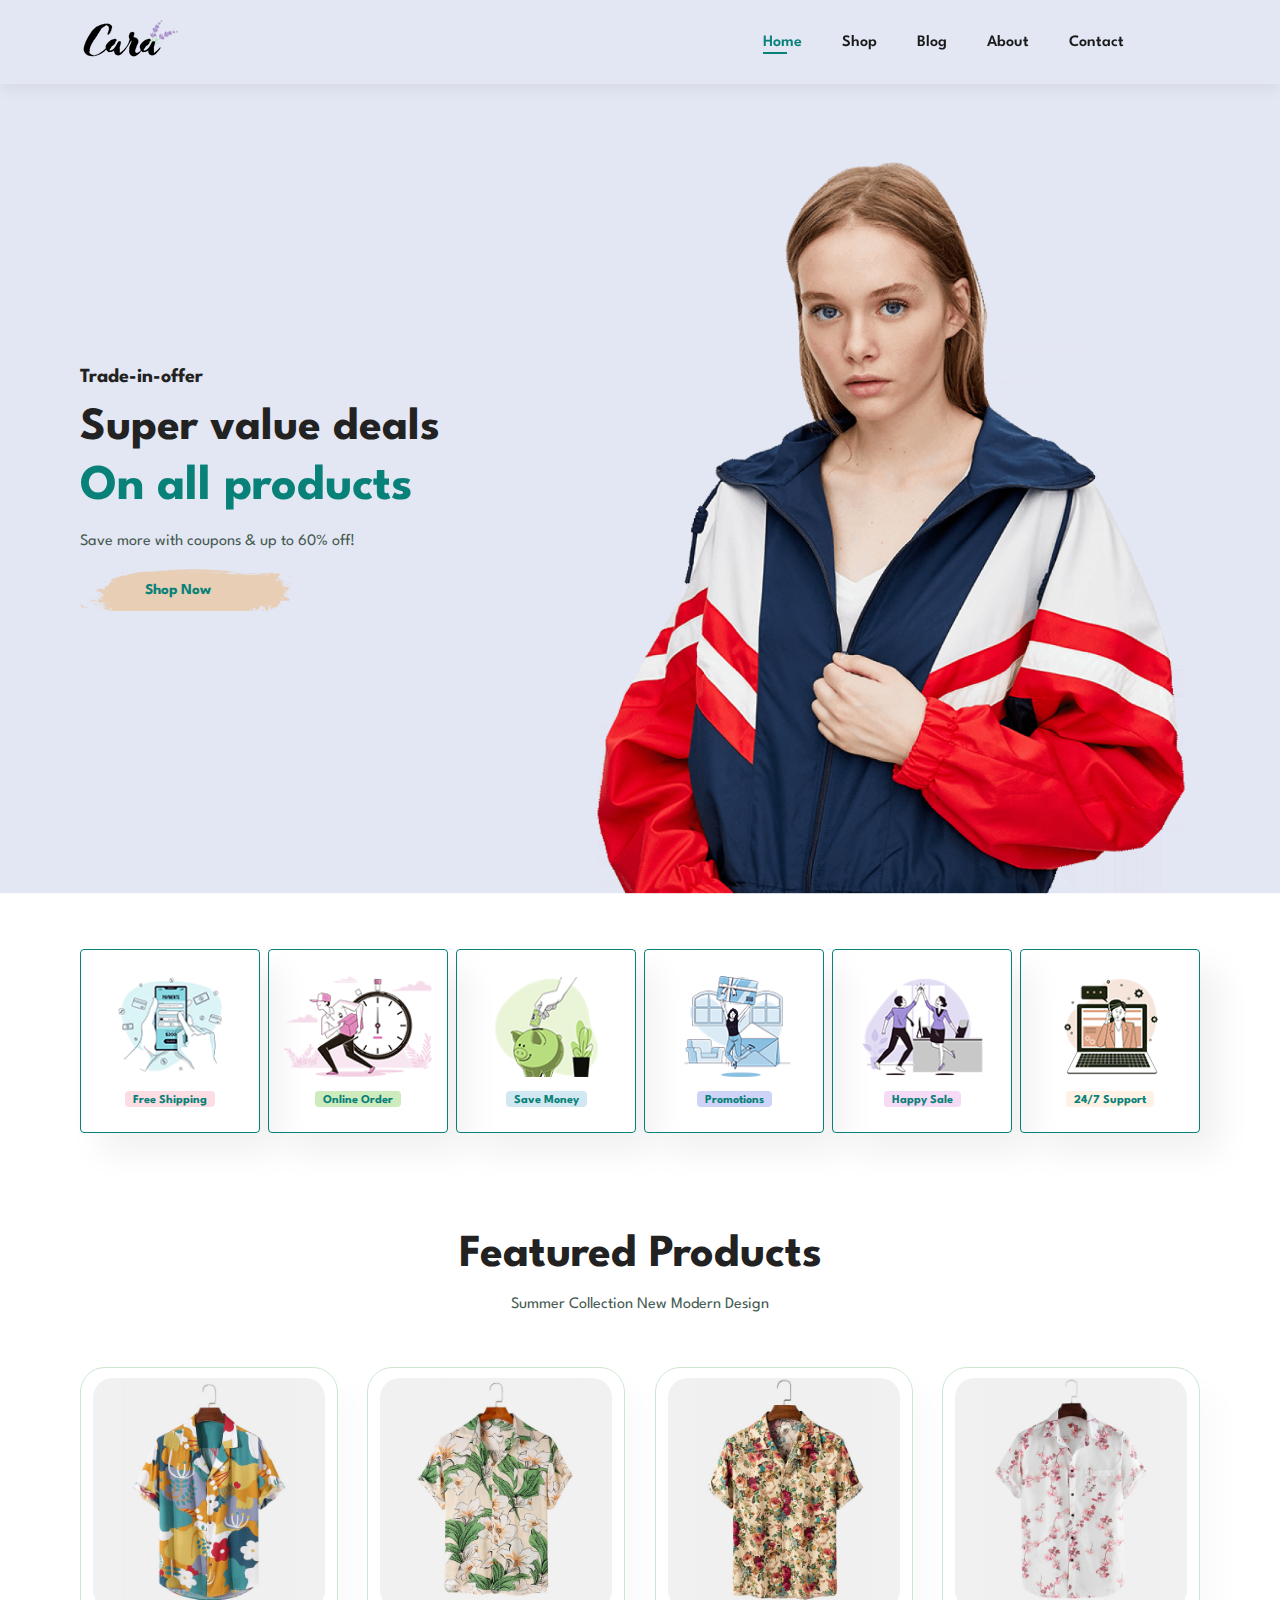
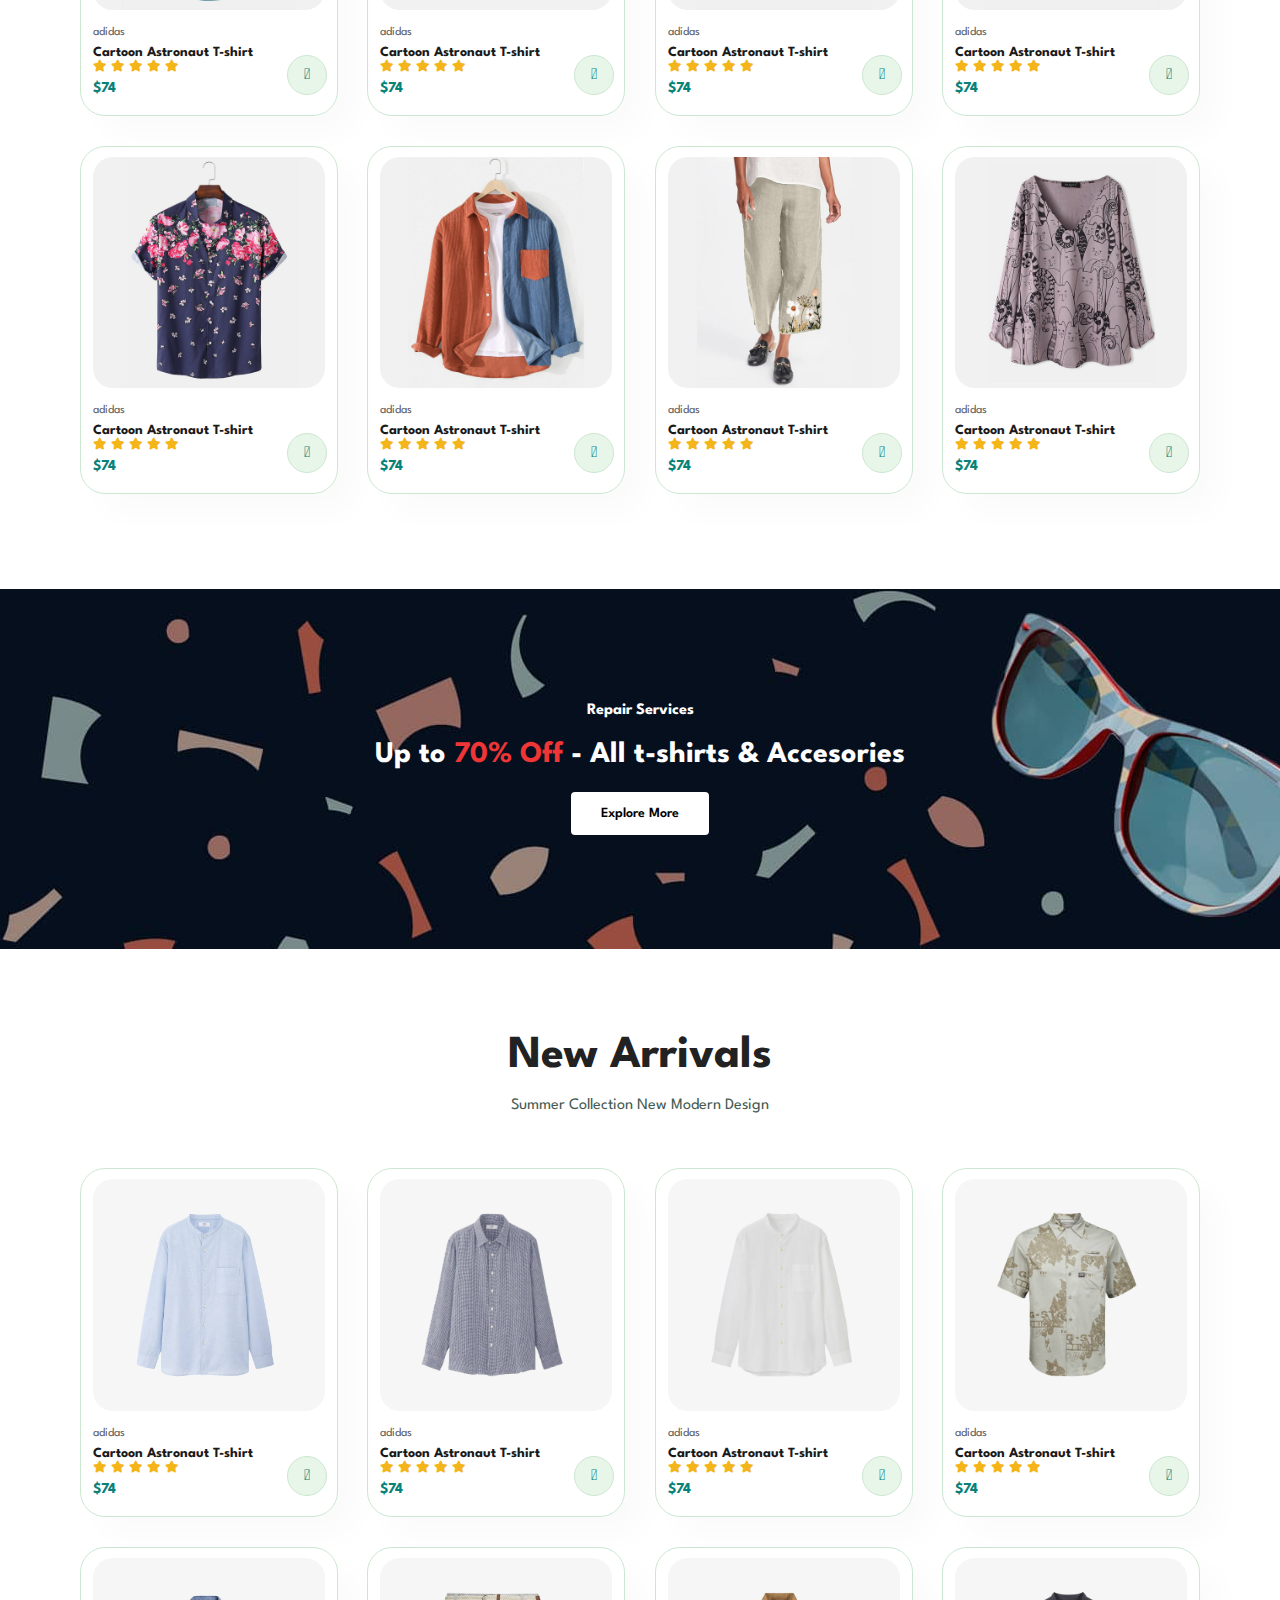
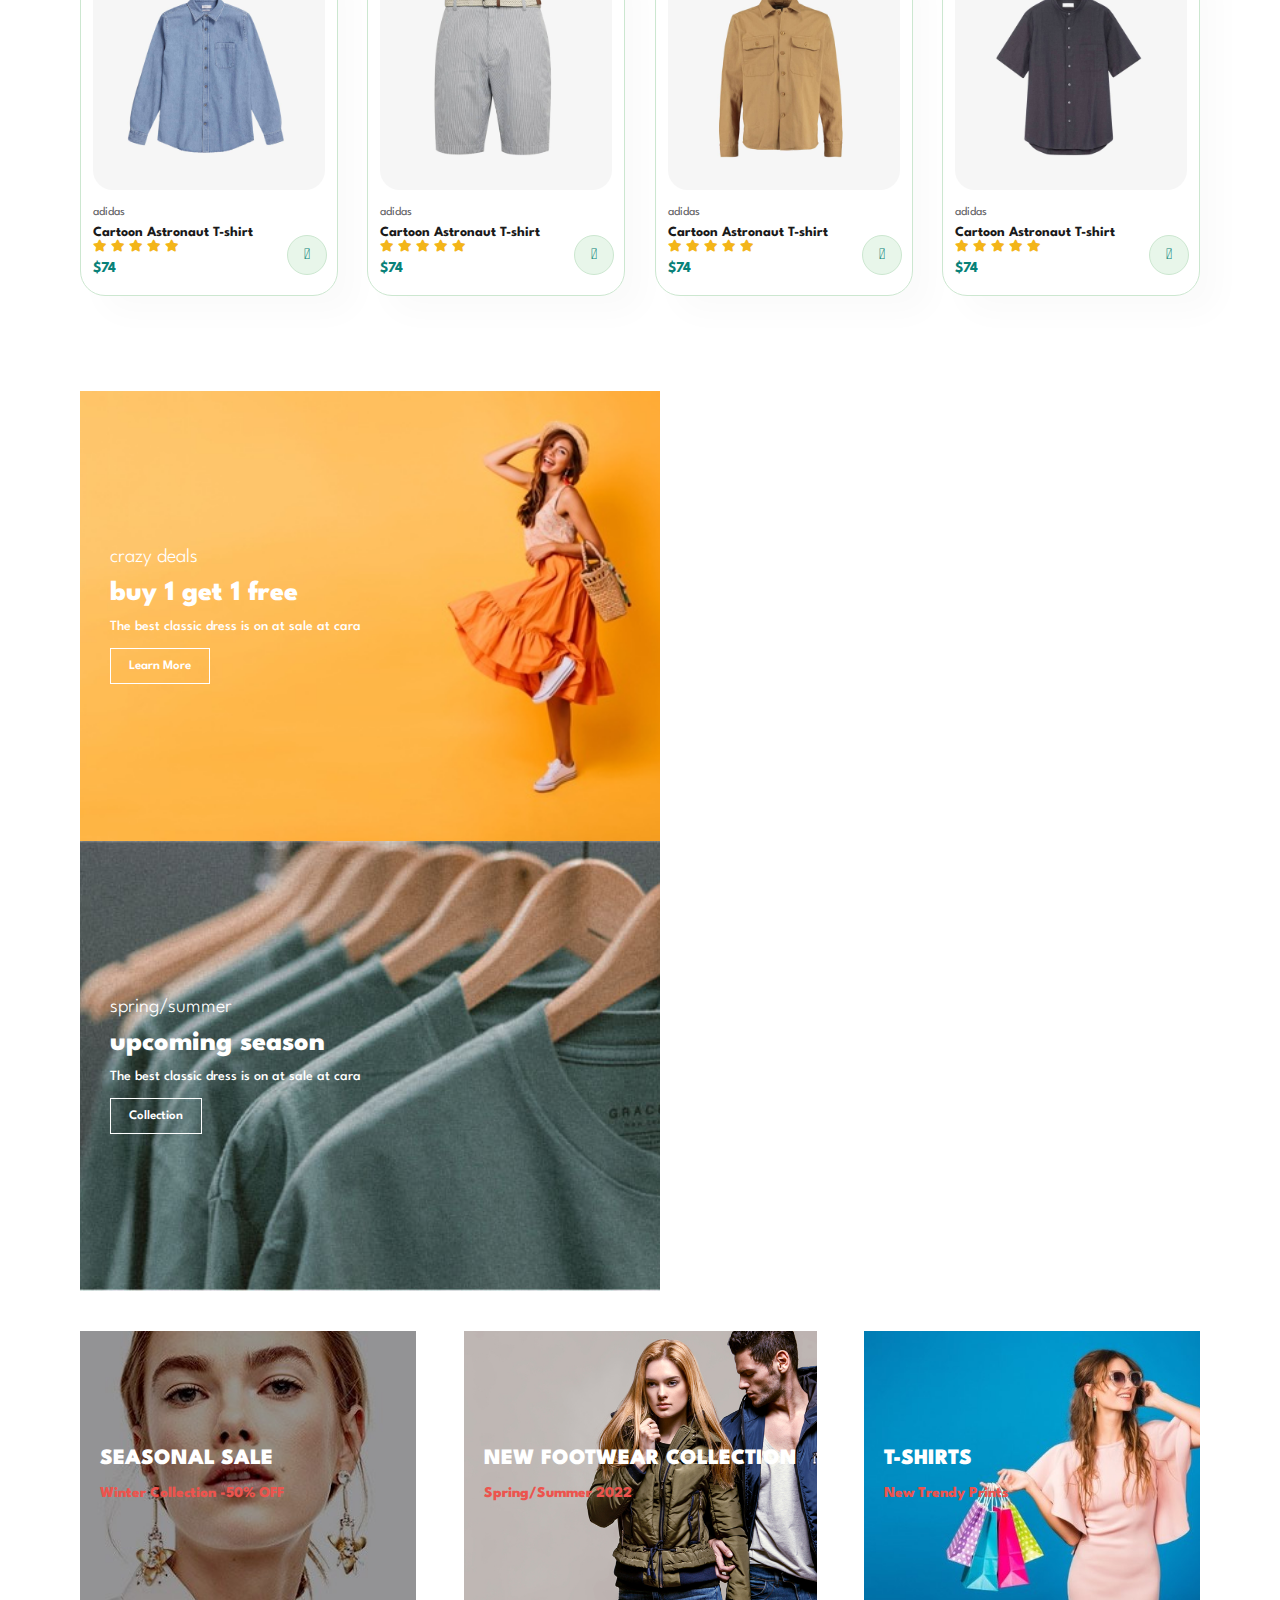
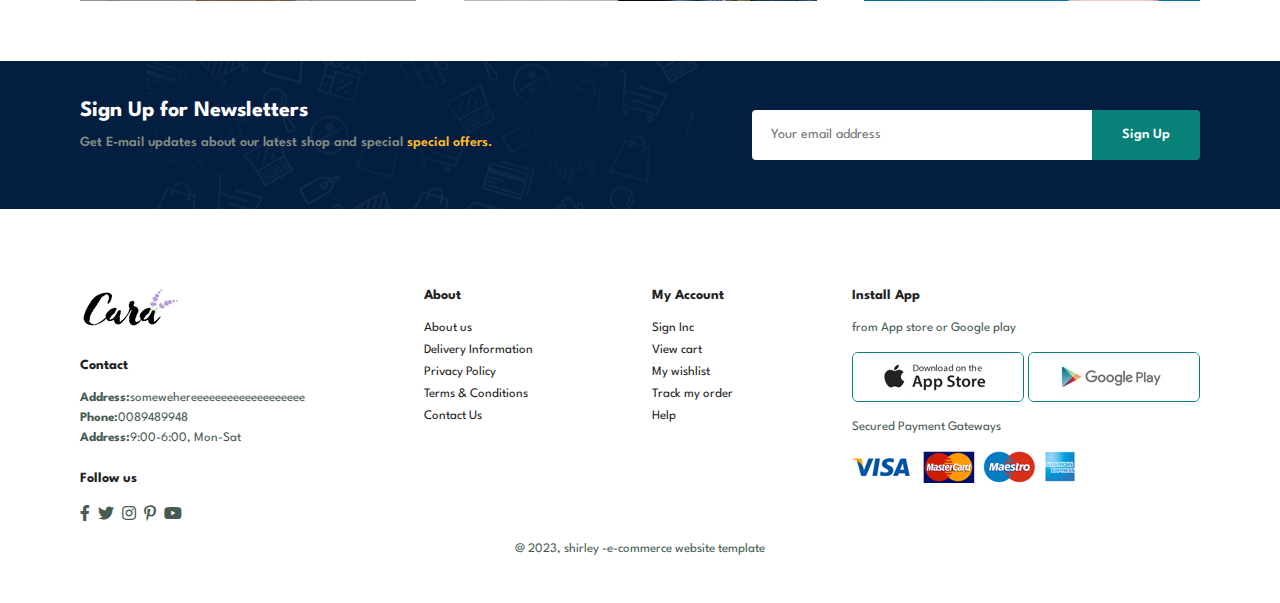
<file: index.html>
<!DOCTYPE html>
<html lang="en">

<head>
    <meta charset="UTF-8">
    <meta http-equiv="X-UA-Compatible" content="IE=edge">
    <meta name="viewport" content="width=device-width, initial-scale=1.0">
    <title>E-commerce Website </title>
    <link rel="stylesheet" href="https://pro.fontawesome.com/releases/v5.10.0/css/all.css"/>
    <link rel="stylesheet" href="style.css">
</head>

<body>

    <section class="header">
        <a href="#"><img src="/img/logo.png" class="logo " alt=""></a>
    
        <div>
            <ul id="navbar">
                 <li><a class="active" href="index.html">Home</a></li>
                 <li><a href="shop.html">Shop</a></li>
                 <li><a href="blog.html">Blog</a></li>
                 <li><a href="about.html">About</a></li>
                 <li><a href="contact.html">Contact</a></li>
                 <li id="lg-bag"><a href="cart.html"><i class="far fa-shopping-bag"></i></a></li>
                 <a href="#" id="closes"><i class="far fa-times"></i></a>
                </ul>
        </div>
        <div id="mobile">
            <a href="cart.html"><i class="far fa-shopping-bag"></i></a>
            <i id="bar" class="fas fa-outdent"></i>
        </div>
    </section>
 

    <section class="hero">
        <h4>Trade-in-offer</h4>
        <h2>Super value deals</h2>
        <h1>On all products</h1>
        <p>Save more with coupons & up to 60% off!</p>
        <button>Shop Now</button>
    </section>

    <section id="feature" class="section-p1">
        <div class="feature-box">
            <img src="img/features/f1.png" alt="">
            <h6>Free Shipping</h6>
        </div>
        <div class="feature-box">
            <img src="/img/features/f2.png" alt="">
            <h6>Online Order</h6>
        </div>
        <div class="feature-box">
            <img src="img/features/f3.png" alt="">
            <h6>Save Money</h6>
        </div>
        <div class="feature-box">
            <img src="img/features/f4.png" alt="">
            <h6>Promotions</h6>
        </div>
        <div class="feature-box">
            <img src="img/features/f5.png" alt="">
            <h6>Happy Sale</h6>
        </div>
        <div class="feature-box">
            <img src="img/features/f6.png" alt="">
            <h6>24/7 Support</h6>
        </div>
    </section>

    <section id="product1" class="section-p1">
       <h2>Featured Products</h2>
       <p>Summer Collection New Modern Design</p>
       <div class="pro-container">
           <div class="pro">
            <img src="img/products/f1.jpg" alt="">
            <div class="des">
                <span>adidas</span>
                <h5>Cartoon Astronaut T-shirt</h5>
                <div class="star">
                    <i class="fas fa-star"></i>
                    <i class="fas fa-star"></i>
                    <i class="fas fa-star"></i>
                    <i class="fas fa-star"></i>
                    <i class="fas fa-star"></i>
                </div>
                <h4>$74</h4>
            </div>
            <a href="#"><i class="fal fa-shopping-cart cart"></i></a>
           </div>

           <div class="pro">
            <img src="img/products/f2.jpg" alt="">
            <div class="des">
                <span>adidas</span>
                <h5>Cartoon Astronaut T-shirt</h5>
                <div class="star">
                    <i class="fas fa-star"></i>
                    <i class="fas fa-star"></i>
                    <i class="fas fa-star"></i>
                    <i class="fas fa-star"></i>
                    <i class="fas fa-star"></i>
                </div>
                <h4>$74</h4>
            </div>
            <a href="#"><i class="fal fa-shopping-cart cart"></i></a>
           </div>

           <div class="pro">
            <img src="img/products/f3.jpg" alt="">
            <div class="des">
                <span>adidas</span>
                <h5>Cartoon Astronaut T-shirt</h5>
                <div class="star">
                    <i class="fas fa-star"></i>
                    <i class="fas fa-star"></i>
                    <i class="fas fa-star"></i>
                    <i class="fas fa-star"></i>
                    <i class="fas fa-star"></i>
                </div>
                <h4>$74</h4>
            </div>
            <a href="#"><i class="fal fa-shopping-cart cart"></i></a>
           </div>

           <div class="pro">
            <img src="img/products/f4.jpg" alt="">
            <div class="des">
                <span>adidas</span>
                <h5>Cartoon Astronaut T-shirt</h5>
                <div class="star">
                    <i class="fas fa-star"></i>
                    <i class="fas fa-star"></i>
                    <i class="fas fa-star"></i>
                    <i class="fas fa-star"></i>
                    <i class="fas fa-star"></i>
                </div>
                <h4>$74</h4>
            </div>
            <a href="#"><i class="fal fa-shopping-cart cart"></i></a>
           </div>

           <div class="pro">
            <img src="img/products/f5.jpg" alt="">
            <div class="des">
                <span>adidas</span>
                <h5>Cartoon Astronaut T-shirt</h5>
                <div class="star">
                    <i class="fas fa-star"></i>
                    <i class="fas fa-star"></i>
                    <i class="fas fa-star"></i>
                    <i class="fas fa-star"></i>
                    <i class="fas fa-star"></i>
                </div>
                <h4>$74</h4>
            </div>
            <a href="#"><i class="fal fa-shopping-cart cart"></i></a>
           </div>

           <div class="pro">
            <img src="img/products/f6.jpg" alt="">
            <div class="des">
                <span>adidas</span>
                <h5>Cartoon Astronaut T-shirt</h5>
                <div class="star">
                    <i class="fas fa-star"></i>
                    <i class="fas fa-star"></i>
                    <i class="fas fa-star"></i>
                    <i class="fas fa-star"></i>
                    <i class="fas fa-star"></i>
                </div>
                <h4>$74</h4>
            </div>
            <a href="#"><i class="fal fa-shopping-cart cart"></i></a>
           </div>

           <div class="pro">
            <img src="img/products/f7.jpg" alt="">
            <div class="des">
                <span>adidas</span>
                <h5>Cartoon Astronaut T-shirt</h5>
                <div class="star">
                    <i class="fas fa-star"></i>
                    <i class="fas fa-star"></i>
                    <i class="fas fa-star"></i>
                    <i class="fas fa-star"></i>
                    <i class="fas fa-star"></i>
                </div>
                <h4>$74</h4>
            </div>
            <a href="#"><i class="fal fa-shopping-cart cart"></i></a>
           </div>

           <div class="pro">
            <img src="img/products/f8.jpg" alt="">
            <div class="des">
                <span>adidas</span>
                <h5>Cartoon Astronaut T-shirt</h5>
                <div class="star">
                    <i class="fas fa-star"></i>
                    <i class="fas fa-star"></i>
                    <i class="fas fa-star"></i>
                    <i class="fas fa-star"></i>
                    <i class="fas fa-star"></i>
                </div>
                <h4>$74</h4>
            </div>
            <a href="#"><i class="fal fa-shopping-cart cart"></i></a>
           </div>
       </div>
    </section>
    
    <section id="banner" class="section-m1">
        <h4>Repair Services</h4>
        <h2>Up to <span>70% Off</span> - All t-shirts & Accesories</h2>
        <button class="normal">Explore More</button>
    </section>
    
    <section id="product1" class="section-p1">
        <h2>New Arrivals</h2>
        <p>Summer Collection New Modern Design</p>
        <div class="pro-container">
            <div class="pro">
             <img src="img/products/n1.jpg" alt="">
             <div class="des">
                 <span>adidas</span>
                 <h5>Cartoon Astronaut T-shirt</h5>
                 <div class="star">
                     <i class="fas fa-star"></i>
                     <i class="fas fa-star"></i>
                     <i class="fas fa-star"></i>
                     <i class="fas fa-star"></i>
                     <i class="fas fa-star"></i>
                 </div>
                 <h4>$74</h4>
             </div>
             <a href="#"><i class="fal fa-shopping-cart cart"></i></a>
            </div>
 
            <div class="pro">
             <img src="img/products/n2.jpg" alt="">
             <div class="des">
                 <span>adidas</span>
                 <h5>Cartoon Astronaut T-shirt</h5>
                 <div class="star">
                     <i class="fas fa-star"></i>
                     <i class="fas fa-star"></i>
                     <i class="fas fa-star"></i>
                     <i class="fas fa-star"></i>
                     <i class="fas fa-star"></i>
                 </div>
                 <h4>$74</h4>
             </div>
             <a href="#"><i class="fal fa-shopping-cart cart"></i></a>
            </div>
 
            <div class="pro">
             <img src="img/products/n3.jpg" alt="">
             <div class="des">
                 <span>adidas</span>
                 <h5>Cartoon Astronaut T-shirt</h5>
                 <div class="star">
                     <i class="fas fa-star"></i>
                     <i class="fas fa-star"></i>
                     <i class="fas fa-star"></i>
                     <i class="fas fa-star"></i>
                     <i class="fas fa-star"></i>
                 </div>
                 <h4>$74</h4>
             </div>
             <a href="#"><i class="fal fa-shopping-cart cart"></i></a>
            </div>
 
            <div class="pro">
             <img src="img/products/n4.jpg" alt="">
             <div class="des">
                 <span>adidas</span>
                 <h5>Cartoon Astronaut T-shirt</h5>
                 <div class="star">
                     <i class="fas fa-star"></i>
                     <i class="fas fa-star"></i>
                     <i class="fas fa-star"></i>
                     <i class="fas fa-star"></i>
                     <i class="fas fa-star"></i>
                 </div>
                 <h4>$74</h4>
             </div>
             <a href="#"><i class="fal fa-shopping-cart cart"></i></a>
            </div>
 
            <div class="pro">
             <img src="img/products/n5.jpg" alt="">
             <div class="des">
                 <span>adidas</span>
                 <h5>Cartoon Astronaut T-shirt</h5>
                 <div class="star">
                     <i class="fas fa-star"></i>
                     <i class="fas fa-star"></i>
                     <i class="fas fa-star"></i>
                     <i class="fas fa-star"></i>
                     <i class="fas fa-star"></i>
                 </div>
                 <h4>$74</h4>
             </div>
             <a href="#"><i class="fal fa-shopping-cart cart"></i></a>
            </div>
 
            <div class="pro">
             <img src="img/products/n6.jpg" alt="">
             <div class="des">
                 <span>adidas</span>
                 <h5>Cartoon Astronaut T-shirt</h5>
                 <div class="star">
                     <i class="fas fa-star"></i>
                     <i class="fas fa-star"></i>
                     <i class="fas fa-star"></i>
                     <i class="fas fa-star"></i>
                     <i class="fas fa-star"></i>
                 </div>
                 <h4>$74</h4>
             </div>
             <a href="#"><i class="fal fa-shopping-cart cart"></i></a>
            </div>
 
            <div class="pro">
             <img src="img/products/n7.jpg" alt="">
             <div class="des">
                 <span>adidas</span>
                 <h5>Cartoon Astronaut T-shirt</h5>
                 <div class="star">
                     <i class="fas fa-star"></i>
                     <i class="fas fa-star"></i>
                     <i class="fas fa-star"></i>
                     <i class="fas fa-star"></i>
                     <i class="fas fa-star"></i>
                 </div>
                 <h4>$74</h4>
             </div>
             <a href="#"><i class="fal fa-shopping-cart cart"></i></a>
            </div>
 
            <div class="pro">
             <img src="img/products/n8.jpg" alt="">
             <div class="des">
                 <span>adidas</span>
                 <h5>Cartoon Astronaut T-shirt</h5>
                 <div class="star">
                     <i class="fas fa-star"></i>
                     <i class="fas fa-star"></i>
                     <i class="fas fa-star"></i>
                     <i class="fas fa-star"></i>
                     <i class="fas fa-star"></i>
                 </div>
                 <h4>$74</h4>
             </div>
             <a href="#"><i class="fal fa-shopping-cart cart"></i></a>
            </div>
        </div>
     </section>

     <section id="sm-banner" class="section-p1">
        <div class="banner-box">
            <h4>crazy deals</h4>
            <h2>buy 1 get 1 free</h2>
            <span>The best classic dress is on at sale at cara</span>
            <button class="white">Learn More</button>
        </div>
        <div class="banner-box banner-box2">
            <h4>spring/summer</h4>
            <h2>upcoming season</h2>
            <span>The best classic dress is on at sale at cara</span>
            <button class="white">Collection</button>
        </div>
     </section>

     <section id="banner3">
        <div class="banner-box">
            <h2>SEASONAL SALE</h2>
            <h3>Winter Collection -50% OFF</h3>
        </div>
        <div class="banner-box banner-box2">
            <h2>NEW FOOTWEAR COLLECTION</h2>
            <h3>Spring/Summer 2022</h3>
        </div>
        <div class="banner-box banner-box3">
            <h2>T-SHIRTS</h2>
            <h3>New Trendy Prints</h3>
        </div>
     </section>

     <section id="newsletter" class="section-p1 section-m1">
        <div class="newstext">
            <h4>Sign Up for Newsletters</h4>
            <p>Get E-mail updates about our latest shop and special <span>special offers.</span></p>
        </div>
        <div class="form">
            <input type="text" placeholder="Your email address">
            <button class="normal">Sign Up</button>
        </div>
     </section>

     <footer class="section-p1">

        <div class="col">
            <img class="logo" src="img/logo.png" alt="">
            <h4>Contact</h4>
            <p><strong>Address:</strong>somewehereeeeeeeeeeeeeeeeeee</p>
            <p><strong>Phone:</strong>0089489948</p>
            <p><strong>Address:</strong>9:00-6:00, Mon-Sat</p>
            <div class="follow">
                <h4>Follow us</h4>
                <div class="icon">
                    <i class="fab fa-facebook-f"></i>
                    <i class="fab fa-twitter"></i>
                    <i class="fab fa-instagram"></i>
                    <i class="fab fa-pinterest-p"></i>
                    <i class="fab fa-youtube"></i>
                </div>
            </div>
        </div>


        <div class="col">
            <h4>About</h4>
            <a href="#">About us</a>
            <a href="#">Delivery Information</a>
            <a href="#">Privacy Policy</a>
            <a href="#">Terms & Conditions</a>
            <a href="#">Contact Us</a>
        </div>

        <div class="col">
            <h4>My Account</h4>
            <a href="#">Sign Inc</a>
            <a href="#">View cart</a>
            <a href="#">My wishlist</a>
            <a href="#">Track my order</a>
            <a href="#">Help</a>
        </div>

        <div class="col install">
            <h4>Install App</h4>
            <p>from App store or Google play</p>
            <div class="row">
                <img src="img/pay/app.jpg" alt="">
                <img src="img/pay/play.jpg" alt="">
            </div>
            <p>Secured Payment Gateways</p>
            <img src="img/pay/pay.png" alt="">
        </div>

        <div class="copyright">
            <p>@ 2023, shirley -e-commerce website template</p>
        </div>

     </footer>
    <script src="script.js"></script>
</body>

</html>
</file>
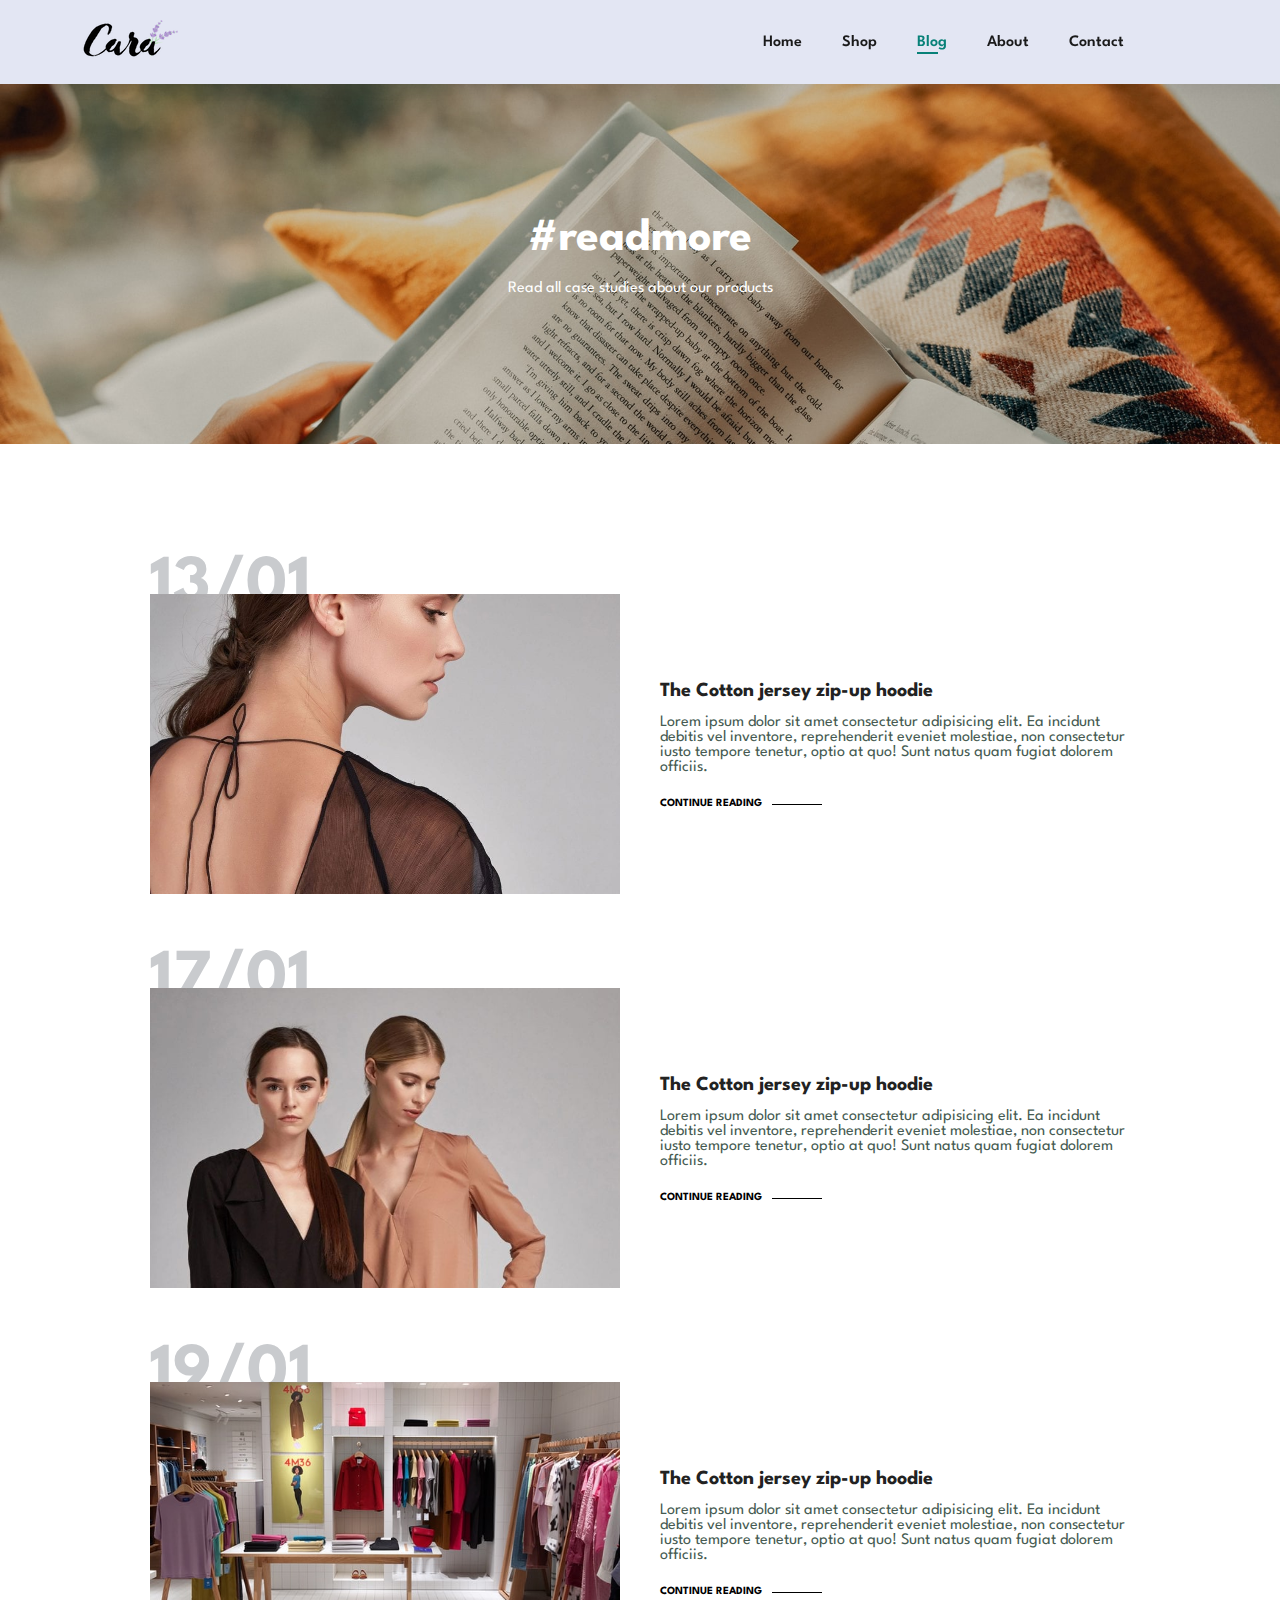
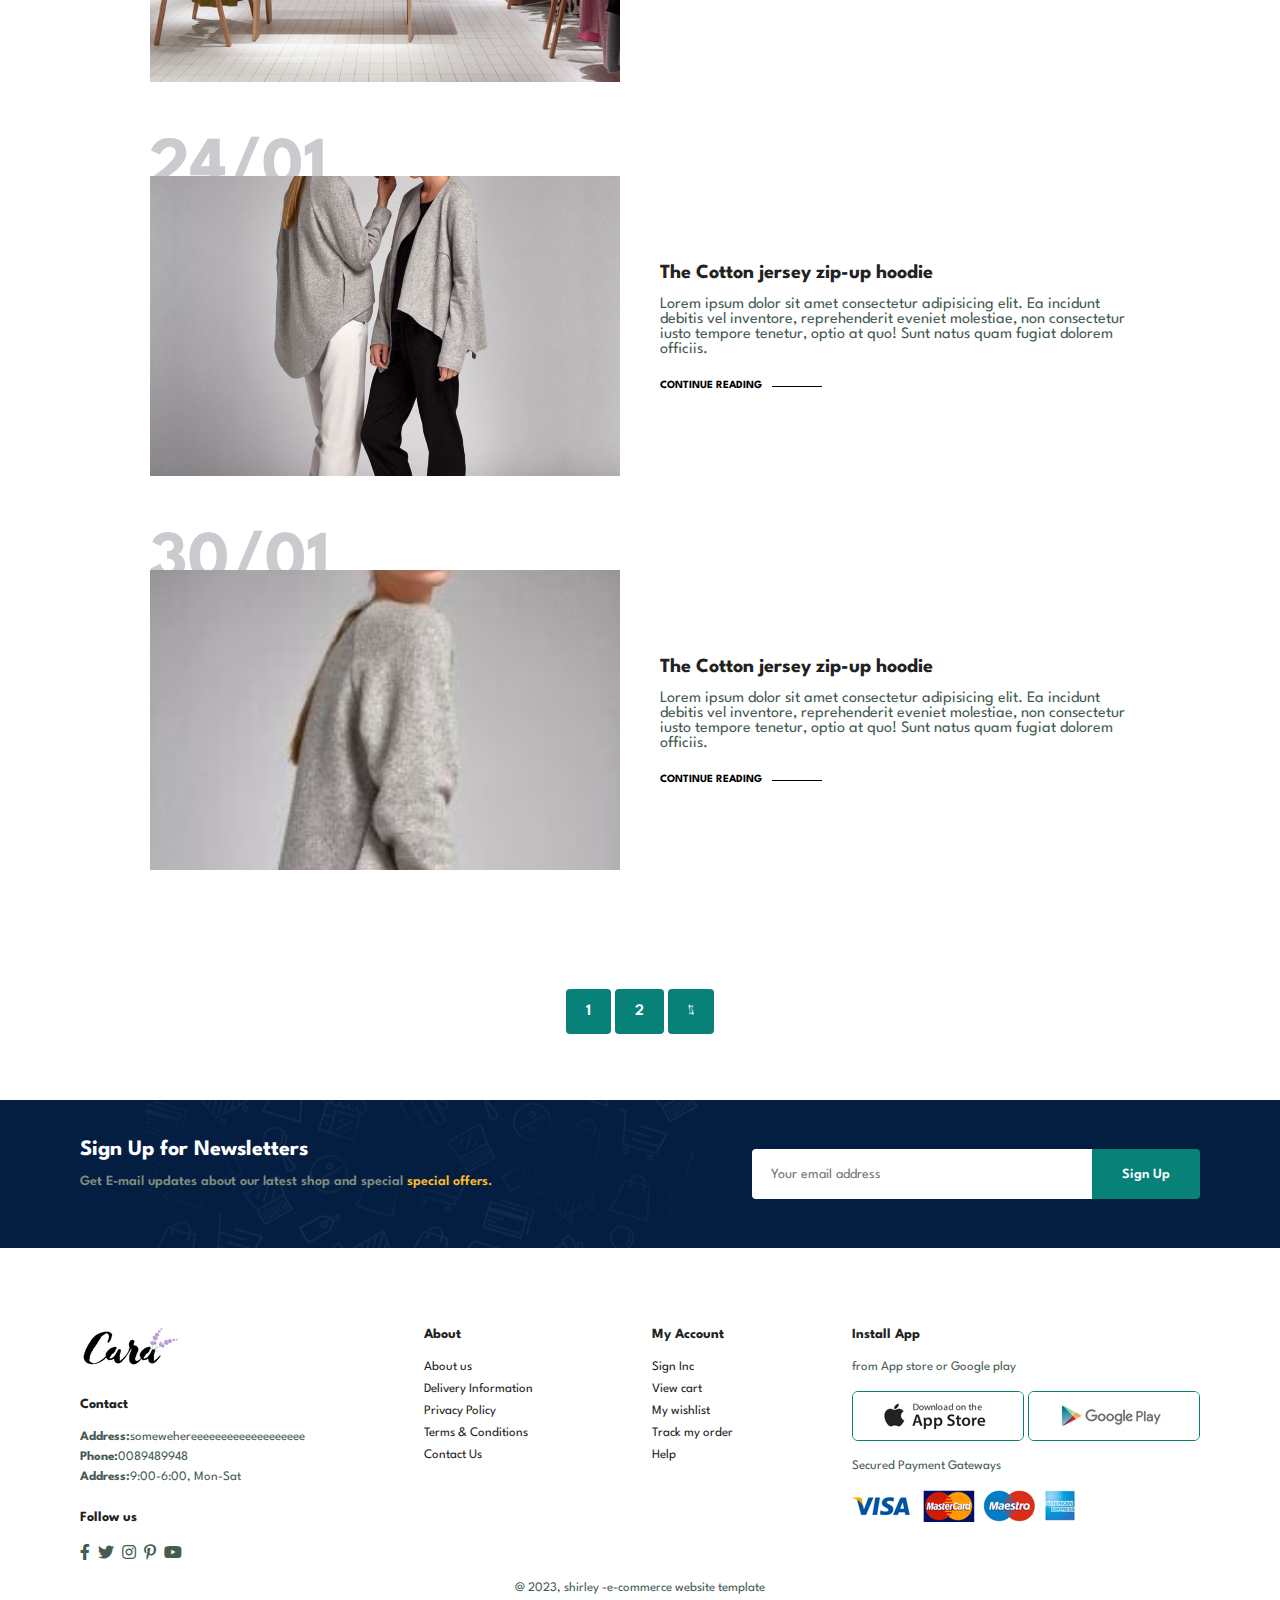
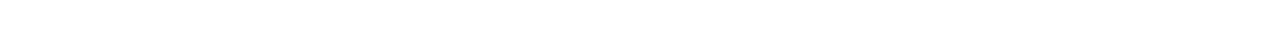
<file: blog.html>
<!DOCTYPE html>
<html lang="en">

<head>
    <meta charset="UTF-8">
    <meta http-equiv="X-UA-Compatible" content="IE=edge">
    <meta name="viewport" content="width=device-width, initial-scale=1.0">
    <title>E-commerce Website </title>
    <link rel="stylesheet" href="https://pro.fontawesome.com/releases/v5.10.0/css/all.css" />
    <link rel="stylesheet" href="style.css">
</head>

<body>

    <section class="header">
        <a href="#"><img src="/img/logo.png" class="logo " alt=""></a>

        <div>
            <ul id="navbar">
                <li><a href="index.html">Home</a></li>
                <li><a href="shop.html">Shop</a></li>
                <li><a class="active" href="blog.html">Blog</a></li>
                <li><a href="about.html">About</a></li>
                <li><a href="contact.html">Contact</a></li>
                <li id="lg-bag"><a href="cart.html"><i class="far fa-shopping-bag"></i></a></li>
                <a href="#" id="closes"><i class="far fa-times"></i></a>
            </ul>
        </div>
        <div id="mobile">
            <a href="cart.html"><i class="far fa-shopping-bag"></i></a>
            <i id="bar" class="fas fa-outdent"></i>
        </div>
    </section>


    <section id="page-header" class="blog-header">

        <h2>#readmore</h2>

        <p>Read all case studies about our products</p>

    </section>

    <section id="blog">
        <div class="blog-box">
            <div class="blog-img">
                <img src="img/blog/b1.jpg" alt="">
            </div>
            <div class="blog-details">
                <h4>The Cotton jersey zip-up hoodie</h4>
                <p>Lorem ipsum dolor sit amet consectetur adipisicing elit. Ea incidunt debitis vel inventore, reprehenderit eveniet molestiae, non consectetur iusto tempore tenetur, optio at quo! Sunt natus quam fugiat dolorem officiis.</p>
                <a href="">CONTINUE READING</a>
            </div>
            <h1>13/01</h1>
        </div>
        <div class="blog-box">
            <div class="blog-img">
                <img src="img/blog/b2.jpg" alt="">
            </div>
            <div class="blog-details">
                <h4>The Cotton jersey zip-up hoodie</h4>
                <p>Lorem ipsum dolor sit amet consectetur adipisicing elit. Ea incidunt debitis vel inventore, reprehenderit eveniet molestiae, non consectetur iusto tempore tenetur, optio at quo! Sunt natus quam fugiat dolorem officiis.</p>
                <a href="">CONTINUE READING</a>
            </div>
            <h1>17/01</h1>
        </div>
        <div class="blog-box">
            <div class="blog-img">
                <img src="img/blog/b3.jpg" alt="">
            </div>
            <div class="blog-details">
                <h4>The Cotton jersey zip-up hoodie</h4>
                <p>Lorem ipsum dolor sit amet consectetur adipisicing elit. Ea incidunt debitis vel inventore, reprehenderit eveniet molestiae, non consectetur iusto tempore tenetur, optio at quo! Sunt natus quam fugiat dolorem officiis.</p>
                <a href="">CONTINUE READING</a>
            </div>
            <h1>19/01</h1>
        </div>
        <div class="blog-box">
            <div class="blog-img">
                <img src="img/blog/b4.jpg" alt="">
            </div>
            <div class="blog-details">
                <h4>The Cotton jersey zip-up hoodie</h4>
                <p>Lorem ipsum dolor sit amet consectetur adipisicing elit. Ea incidunt debitis vel inventore, reprehenderit eveniet molestiae, non consectetur iusto tempore tenetur, optio at quo! Sunt natus quam fugiat dolorem officiis.</p>
                <a href="">CONTINUE READING</a>
            </div>
            <h1>24/01</h1>
        </div>
        <div class="blog-box">
            <div class="blog-img">
                <img src="img/blog/b5.jpg" alt="">
            </div>
            <div class="blog-details">
                <h4>The Cotton jersey zip-up hoodie</h4>
                <p>Lorem ipsum dolor sit amet consectetur adipisicing elit. Ea incidunt debitis vel inventore, reprehenderit eveniet molestiae, non consectetur iusto tempore tenetur, optio at quo! Sunt natus quam fugiat dolorem officiis.</p>
                <a href="">CONTINUE READING</a>
            </div>
            <h1>30/01</h1>
        </div>
    </section>

    <section id="pagination" class="section-p1">
       <a href="#">1</a>
       <a href="#">2</a>
       <a href="#"><i class="fal fa-long-arrow-alt-right"></i></a>
    </section>

    <section id="newsletter" class="section-p1 section-m1">
        <div class="newstext">
            <h4>Sign Up for Newsletters</h4>
            <p>Get E-mail updates about our latest shop and special <span>special offers.</span></p>
        </div>
        <div class="form">
            <input type="text" placeholder="Your email address">
            <button class="normal">Sign Up</button>
        </div>
    </section>

    <footer class="section-p1">

        <div class="col">
            <img class="logo" src="img/logo.png" alt="">
            <h4>Contact</h4>
            <p><strong>Address:</strong>somewehereeeeeeeeeeeeeeeeeee</p>
            <p><strong>Phone:</strong>0089489948</p>
            <p><strong>Address:</strong>9:00-6:00, Mon-Sat</p>
            <div class="follow">
                <h4>Follow us</h4>
                <div class="icon">
                    <i class="fab fa-facebook-f"></i>
                    <i class="fab fa-twitter"></i>
                    <i class="fab fa-instagram"></i>
                    <i class="fab fa-pinterest-p"></i>
                    <i class="fab fa-youtube"></i>
                </div>
            </div>
        </div>


        <div class="col">
            <h4>About</h4>
            <a href="#">About us</a>
            <a href="#">Delivery Information</a>
            <a href="#">Privacy Policy</a>
            <a href="#">Terms & Conditions</a>
            <a href="#">Contact Us</a>
        </div>

        <div class="col">
            <h4>My Account</h4>
            <a href="#">Sign Inc</a>
            <a href="#">View cart</a>
            <a href="#">My wishlist</a>
            <a href="#">Track my order</a>
            <a href="#">Help</a>
        </div>

        <div class="col install">
            <h4>Install App</h4>
            <p>from App store or Google play</p>
            <div class="row">
                <img src="img/pay/app.jpg" alt="">
                <img src="img/pay/play.jpg" alt="">
            </div>
            <p>Secured Payment Gateways</p>
            <img src="img/pay/pay.png" alt="">
        </div>

        <div class="copyright">
            <p>@ 2023, shirley -e-commerce website template</p>
        </div>

    </footer>
    <script src="script.js"></script>
</body>

</html>
</file>
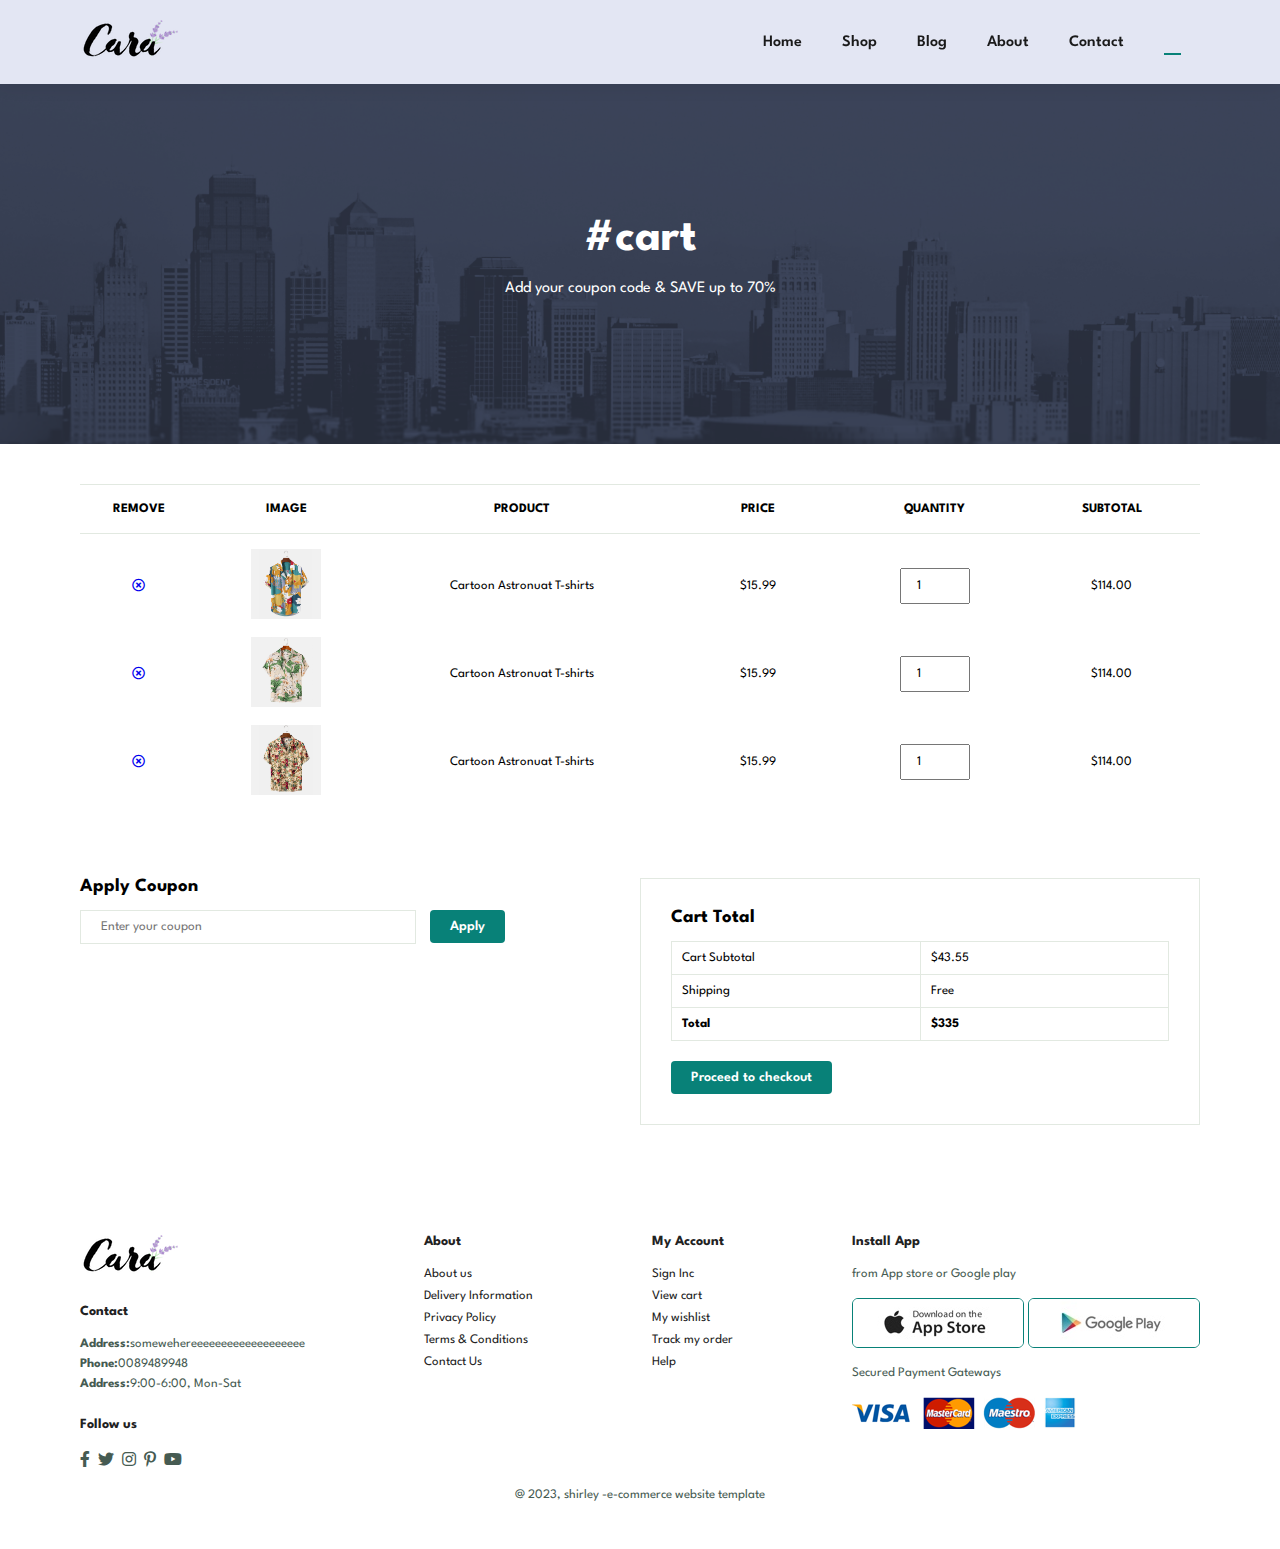
<file: cart.html>
<!DOCTYPE html>
<html lang="en">

<head>
    <meta charset="UTF-8">
    <meta http-equiv="X-UA-Compatible" content="IE=edge">
    <meta name="viewport" content="width=device-width, initial-scale=1.0">
    <title>E-commerce Website </title>
    <link rel="stylesheet" href="https://pro.fontawesome.com/releases/v5.10.0/css/all.css" />
    <link rel="stylesheet" href="style.css">
</head>

<body>

    <section class="header">
        <a href="#"><img src="/img/logo.png" class="logo " alt=""></a>

        <div>
            <ul id="navbar">
                <li><a href="index.html">Home</a></li>
                <li><a href="shop.html">Shop</a></li>
                <li><a href="blog.html">Blog</a></li>
                <li><a href="about.html">About</a></li>
                <li><a href="contact.html">Contact</a></li>
                <li id="lg-bag"><a class="active" href="cart.html"><i class="far fa-shopping-bag"></i></a></li>
                <a href="#" id="closes"><i class="far fa-times"></i></a>
            </ul>
        </div>
        <div id="mobile">
            <a href="cart.html"><i class="far fa-shopping-bag"></i></a>
            <i id="bar" class="fas fa-outdent"></i>
        </div>
    </section>


    <section id="page-header" class="about-header">

        <h2>#cart</h2>

        <p>Add your coupon code & SAVE up to 70%</p>

    </section>

     <section id="cart" class="section-p1">
        <table width="100%">
            <thead>
                <tr>
                    <td>Remove</td>
                    <td>Image</td>
                    <td>Product</td>
                    <td>Price</td>
                    <td>Quantity</td>
                    <td>Subtotal</td>
                </tr>
            </thead>
            <tbody>
                <tr>
                    <td><a href="#"><i class="far fa-times-circle"></i></a></td>
                    <td><img src="img/products/f1.jpg" alt=""></td>
                    <td>Cartoon Astronuat T-shirts</td>
                    <td>$15.99</td>
                    <td><input type="number" value="1"></td>
                    <td>$114.00</td>
                </tr>
                <tr>
                    <td><a href="#"><i class="far fa-times-circle"></i></a></td>
                    <td><img src="img/products/f2.jpg" alt=""></td>
                    <td>Cartoon Astronuat T-shirts</td>
                    <td>$15.99</td>
                    <td><input type="number" value="1"></td>
                    <td>$114.00</td>
                </tr>
                <tr>
                    <td><a href="#"><i class="far fa-times-circle"></i></a></td>
                    <td><img src="img/products/f3.jpg" alt=""></td>
                    <td>Cartoon Astronuat T-shirts</td>
                    <td>$15.99</td>
                    <td><input type="number" value="1"></td>
                    <td>$114.00</td>
                </tr>
            </tbody>
        </table>
     </section>

     <section id="cart-add" class="section-p1">
        <div id="coupon">
            <h3>Apply Coupon</h3>
            <div>
                <input type="text" placeholder="Enter your coupon">
                <button class="normal">Apply</button>
            </div>
        </div>

        <div id="subtotal">
            <h3>Cart Total</h3>
            <table>
                <tr>
                    <td>Cart Subtotal</td>
                    <td>$43.55</td>
                </tr>
                <tr>
                    <td>Shipping</td>
                    <td>Free</td>
                </tr>
                <tr>
                    <td><strong>Total</strong></td>
                    <td><strong>$335</strong></td>
                </tr>
            </table>
            <button class="normal">Proceed to checkout</button>
        </div>
     </section>

    <footer class="section-p1">

        <div class="col">
            <img class="logo" src="img/logo.png" alt="">
            <h4>Contact</h4>
            <p><strong>Address:</strong>somewehereeeeeeeeeeeeeeeeeee</p>
            <p><strong>Phone:</strong>0089489948</p>
            <p><strong>Address:</strong>9:00-6:00, Mon-Sat</p>
            <div class="follow">
                <h4>Follow us</h4>
                <div class="icon">
                    <i class="fab fa-facebook-f"></i>
                    <i class="fab fa-twitter"></i>
                    <i class="fab fa-instagram"></i>
                    <i class="fab fa-pinterest-p"></i>
                    <i class="fab fa-youtube"></i>
                </div>
            </div>
        </div>


        <div class="col">
            <h4>About</h4>
            <a href="#">About us</a>
            <a href="#">Delivery Information</a>
            <a href="#">Privacy Policy</a>
            <a href="#">Terms & Conditions</a>
            <a href="#">Contact Us</a>
        </div>

        <div class="col">
            <h4>My Account</h4>
            <a href="#">Sign Inc</a>
            <a href="#">View cart</a>
            <a href="#">My wishlist</a>
            <a href="#">Track my order</a>
            <a href="#">Help</a>
        </div>

        <div class="col install">
            <h4>Install App</h4>
            <p>from App store or Google play</p>
            <div class="row">
                <img src="img/pay/app.jpg" alt="">
                <img src="img/pay/play.jpg" alt="">
            </div>
            <p>Secured Payment Gateways</p>
            <img src="img/pay/pay.png" alt="">
        </div>

        <div class="copyright">
            <p>@ 2023, shirley -e-commerce website template</p>
        </div>

    </footer>
    <script src="script.js"></script>
</body>

</html>
</file>
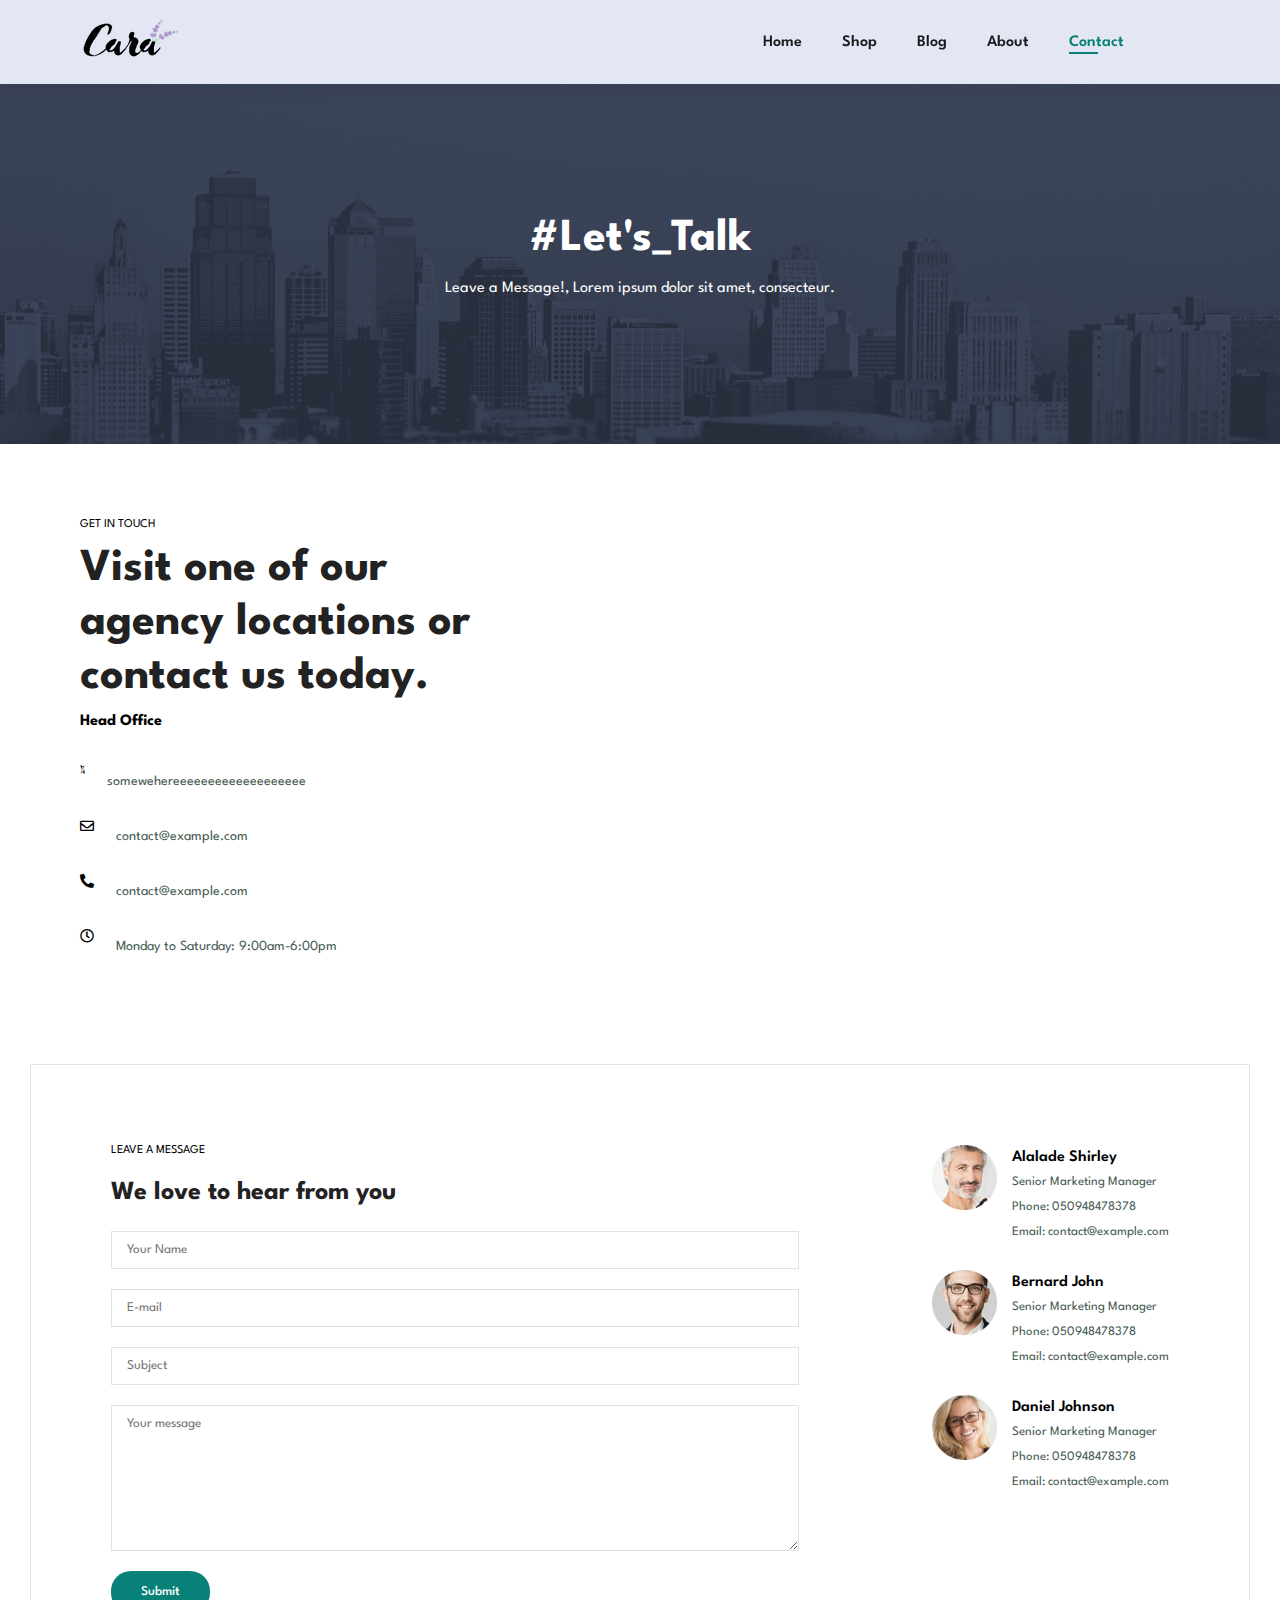
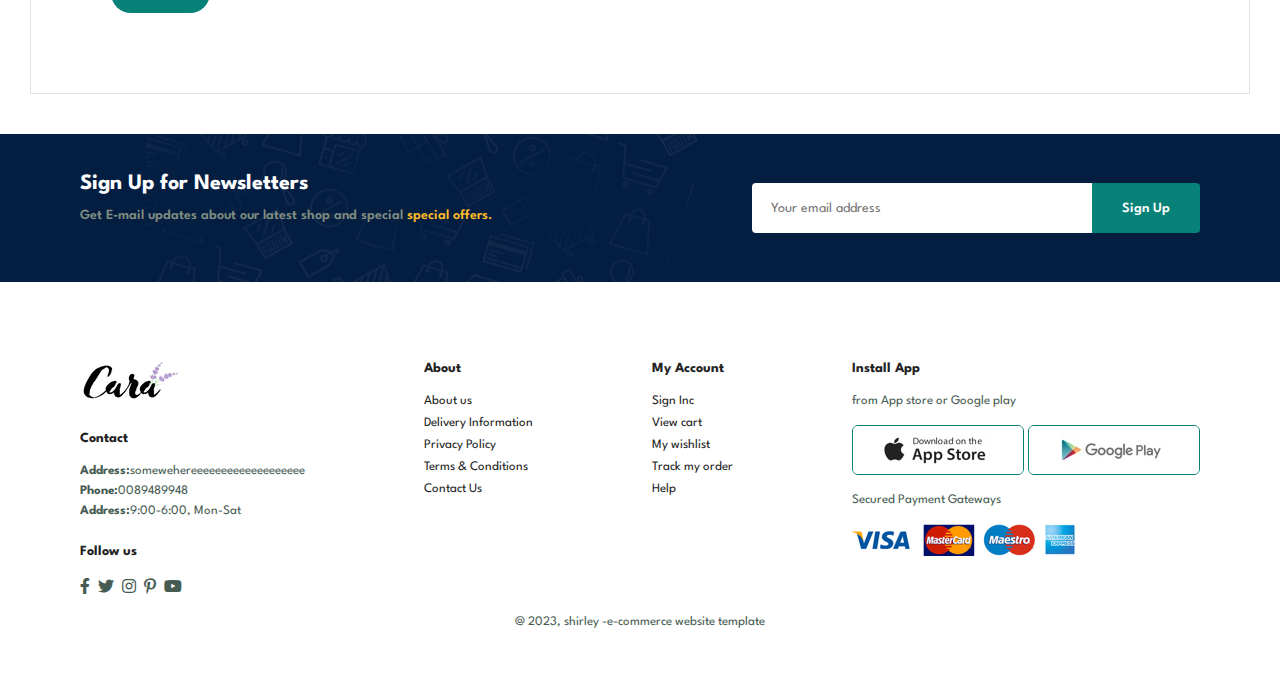
<file: contact.html>
<!DOCTYPE html>
<html lang="en">

<head>
    <meta charset="UTF-8">
    <meta http-equiv="X-UA-Compatible" content="IE=edge">
    <meta name="viewport" content="width=device-width, initial-scale=1.0">
    <title>E-commerce Website </title>
    <link rel="stylesheet" href="https://pro.fontawesome.com/releases/v5.10.0/css/all.css" />
    <link rel="stylesheet" href="style.css">
</head>

<body>

    <section class="header">
        <a href="#"><img src="/img/logo.png" class="logo " alt=""></a>

        <div>
            <ul id="navbar">
                <li><a href="index.html">Home</a></li>
                <li><a href="shop.html">Shop</a></li>
                <li><a href="blog.html">Blog</a></li>
                <li><a href="about.html">About</a></li>
                <li><a class="active" href="contact.html">Contact</a></li>
                <li id="lg-bag"><a href="cart.html"><i class="far fa-shopping-bag"></i></a></li>
                <a href="#" id="closes"><i class="far fa-times"></i></a>
            </ul>
        </div>
        <div id="mobile">
            <a href="cart.html"><i class="far fa-shopping-bag"></i></a>
            <i id="bar" class="fas fa-outdent"></i>
        </div>
    </section>


    <section id="page-header" class="about-header">

        <h2>#Let's_Talk</h2>

        <p>Leave a Message!, Lorem ipsum dolor sit amet, consecteur.</p>

    </section>

    <section id="contact-details" class="section-p1">
        <div class="details">
            <span>GET IN TOUCH</span>
            <h2>Visit one of our agency locations or contact us today.</h2>
            <h3>Head Office</h3>
            <div>
                <li>
                    <i class="fal fa-map"></i>
                    <p>somewehereeeeeeeeeeeeeeeeeee</p>
                </li>
                <li>
                    <i class="far fa-envelope"></i>
                    <p>contact@example.com</p>
                </li>
                <li>
                    <i class="fas fa-phone-alt"></i>
                    <p>contact@example.com</p>
                </li>
                <li>
                    <i class="far fa-clock"></i>
                    <p>Monday to Saturday: 9:00am-6:00pm</p>
                </li>
            </div>
        </div>

        <div class="map">
            <iframe src="https://www.google.com/maps/embed?pb=!1m18!1m12!1m3!1d3963.572722837462!2d3.3812389143170343!3d6.575483024382234!2m3!1f0!2f0!3f0!3m2!1i1024!2i768!4f13.1!3m3!1m2!1s0x1047905cb47c763f%3A0x6379008663eb543a!2sPrunedge!5e0!3m2!1sen!2sng!4v1680508860234!5m2!1sen!2sng" width="600" height="450" style="border:0;" allowfullscreen="" loading="lazy"></iframe>
        </div>
    </section>

    <section id="form-details">
        <form action="">
            <span>LEAVE A MESSAGE</span>
            <h2>We love to hear from you</h2>
            <input type="text" placeholder="Your Name">
            <input type="text" placeholder="E-mail">
            <input type="text" placeholder="Subject">
            <textarea name="" id="" cols="30" rows="10" placeholder="Your message"></textarea>
            <button>Submit</button>
        </form>

        <div class="people">
            <div>
                <img src="img/people/1.png" alt="">
                <p><span>Alalade Shirley</span> Senior Marketing Manager <br>Phone: 050948478378 <br>Email:
                    contact@example.com</p>
            </div>
            <div>
                <img src="img/people/2.png" alt="">
                <p><span>Bernard John</span> Senior Marketing Manager <br>Phone: 050948478378 <br>Email:
                    contact@example.com</p>
            </div>
            <div>
                <img src="img/people/3.png" alt="">
                <p><span>Daniel Johnson</span> Senior Marketing Manager <br>Phone: 050948478378 <br>Email:
                    contact@example.com</p>
            </div>
        </div>
    </section>

    <section id="newsletter" class="section-p1 section-m1">
        <div class="newstext">
            <h4>Sign Up for Newsletters</h4>
            <p>Get E-mail updates about our latest shop and special <span>special offers.</span></p>
        </div>
        <div class="form">
            <input type="text" placeholder="Your email address">
            <button class="normal">Sign Up</button>
        </div>
    </section>

    <footer class="section-p1">

        <div class="col">
            <img class="logo" src="img/logo.png" alt="">
            <h4>Contact</h4>
            <p><strong>Address:</strong>somewehereeeeeeeeeeeeeeeeeee</p>
            <p><strong>Phone:</strong>0089489948</p>
            <p><strong>Address:</strong>9:00-6:00, Mon-Sat</p>
            <div class="follow">
                <h4>Follow us</h4>
                <div class="icon">
                    <i class="fab fa-facebook-f"></i>
                    <i class="fab fa-twitter"></i>
                    <i class="fab fa-instagram"></i>
                    <i class="fab fa-pinterest-p"></i>
                    <i class="fab fa-youtube"></i>
                </div>
            </div>
        </div>


        <div class="col">
            <h4>About</h4>
            <a href="#">About us</a>
            <a href="#">Delivery Information</a>
            <a href="#">Privacy Policy</a>
            <a href="#">Terms & Conditions</a>
            <a href="#">Contact Us</a>
        </div>

        <div class="col">
            <h4>My Account</h4>
            <a href="#">Sign Inc</a>
            <a href="#">View cart</a>
            <a href="#">My wishlist</a>
            <a href="#">Track my order</a>
            <a href="#">Help</a>
        </div>

        <div class="col install">
            <h4>Install App</h4>
            <p>from App store or Google play</p>
            <div class="row">
                <img src="img/pay/app.jpg" alt="">
                <img src="img/pay/play.jpg" alt="">
            </div>
            <p>Secured Payment Gateways</p>
            <img src="img/pay/pay.png" alt="">
        </div>

        <div class="copyright">
            <p>@ 2023, shirley -e-commerce website template</p>
        </div>

    </footer>
    <script src="script.js"></script>
</body>

</html>
</file>
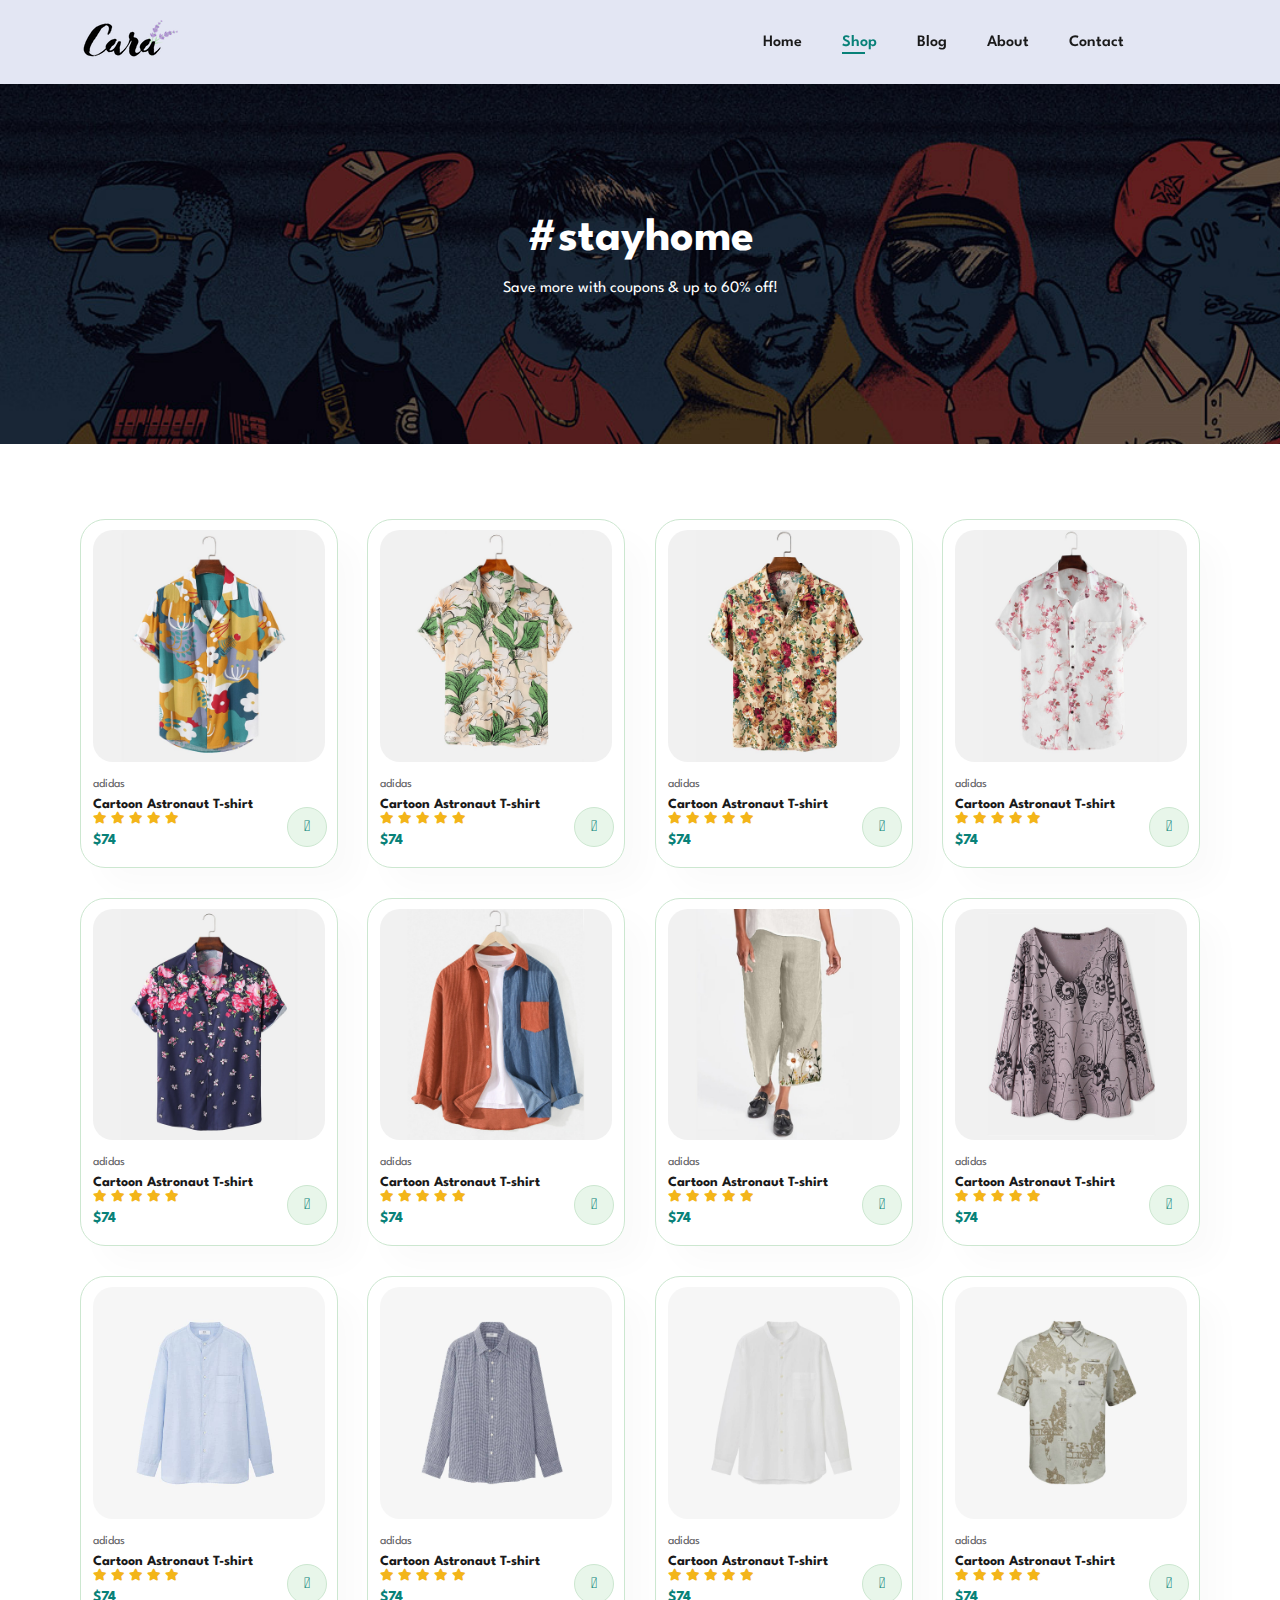
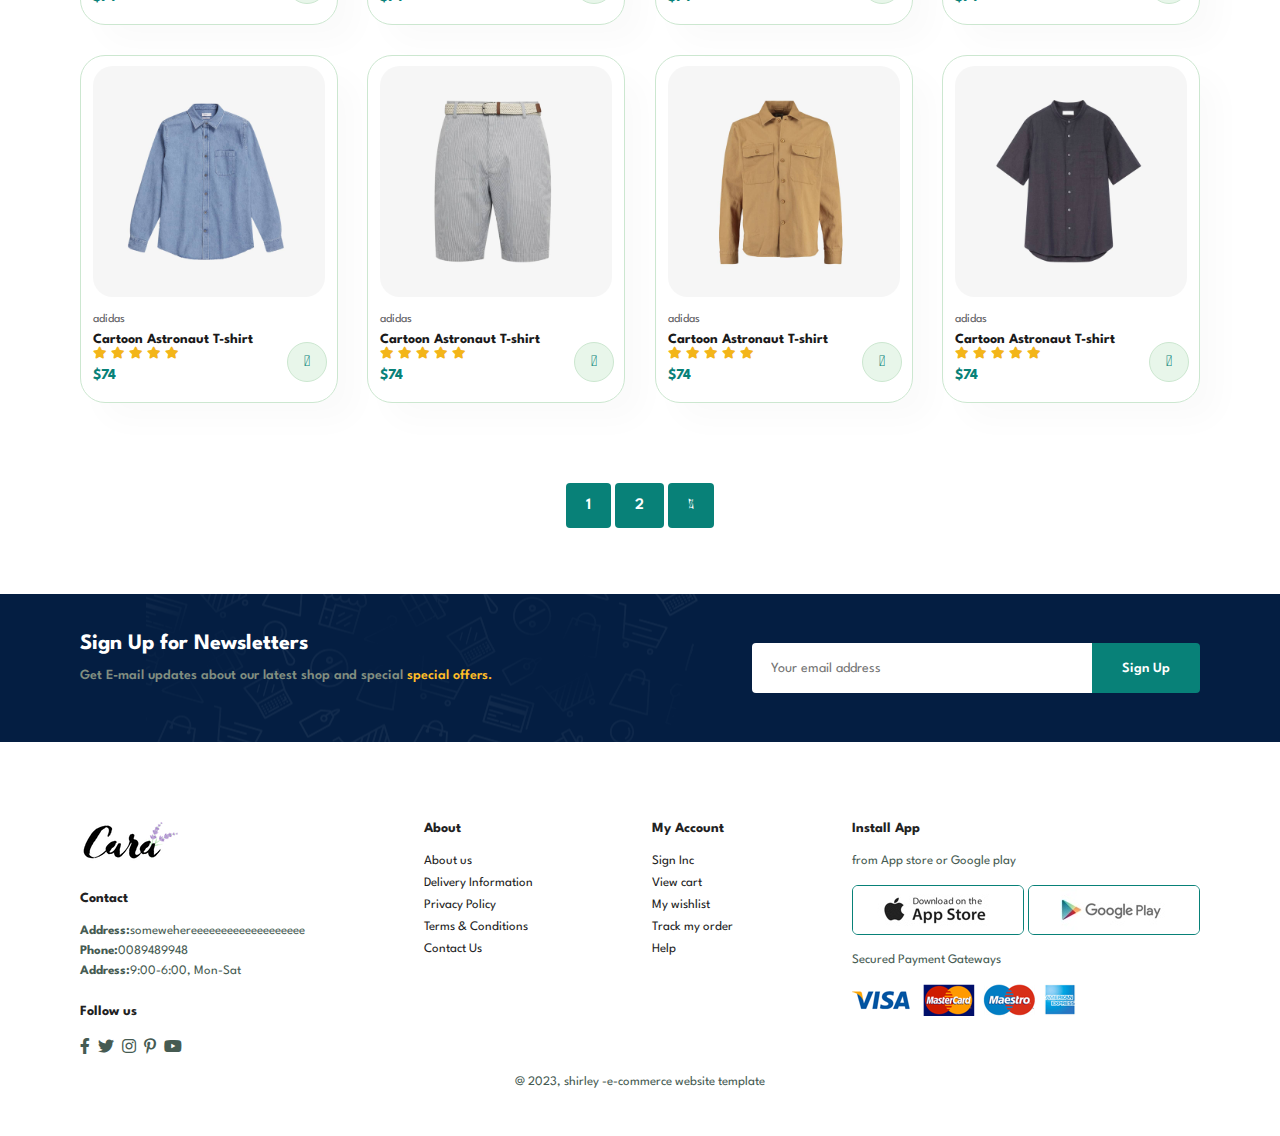
<file: shop.html>
<!DOCTYPE html>
<html lang="en">

<head>
    <meta charset="UTF-8">
    <meta http-equiv="X-UA-Compatible" content="IE=edge">
    <meta name="viewport" content="width=device-width, initial-scale=1.0">
    <title>E-commerce Website </title>
    <link rel="stylesheet" href="https://pro.fontawesome.com/releases/v5.10.0/css/all.css" />
    <link rel="stylesheet" href="style.css">
</head>

<body>

    <section class="header">
        <a href="#"><img src="/img/logo.png" class="logo " alt=""></a>

        <div>
            <ul id="navbar">
                <li><a href="index.html">Home</a></li>
                <li><a class="active" href="shop.html">Shop</a></li>
                <li><a href="blog.html">Blog</a></li>
                <li><a href="about.html">About</a></li>
                <li><a href="contact.html">Contact</a></li>
                <li id="lg-bag"><a href="cart.html"><i class="far fa-shopping-bag"></i></a></li>
                <a href="#" id="closes"><i class="far fa-times"></i></a>
            </ul>
        </div>
        <div id="mobile">
            <a href="cart.html"><i class="far fa-shopping-bag"></i></a>
            <i id="bar" class="fas fa-outdent"></i>
        </div>
    </section>


    <section id="page-header">

        <h2>#stayhome</h2>

        <p>Save more with coupons & up to 60% off!</p>

    </section>

    <section id="product1" class="section-p1">
        <div class="pro-container">
            <div class="pro" onclick="window.location.href= 'sproduct.html';"> <!--to add a link to the image to another page-->
                <img src="img/products/f1.jpg" alt="">
                <div class="des">
                    <span>adidas</span>
                    <h5>Cartoon Astronaut T-shirt</h5>
                    <div class="star">
                        <i class="fas fa-star"></i>
                        <i class="fas fa-star"></i>
                        <i class="fas fa-star"></i>
                        <i class="fas fa-star"></i>
                        <i class="fas fa-star"></i>
                    </div>
                    <h4>$74</h4>
                </div>
                <a href="#"><i class="fal fa-shopping-cart cart"></i></a>
            </div>

            <div class="pro">
                <img src="img/products/f2.jpg" alt="">
                <div class="des">
                    <span>adidas</span>
                    <h5>Cartoon Astronaut T-shirt</h5>
                    <div class="star">
                        <i class="fas fa-star"></i>
                        <i class="fas fa-star"></i>
                        <i class="fas fa-star"></i>
                        <i class="fas fa-star"></i>
                        <i class="fas fa-star"></i>
                    </div>
                    <h4>$74</h4>
                </div>
                <a href="#"><i class="fal fa-shopping-cart cart"></i></a>
            </div>

            <div class="pro">
                <img src="img/products/f3.jpg" alt="">
                <div class="des">
                    <span>adidas</span>
                    <h5>Cartoon Astronaut T-shirt</h5>
                    <div class="star">
                        <i class="fas fa-star"></i>
                        <i class="fas fa-star"></i>
                        <i class="fas fa-star"></i>
                        <i class="fas fa-star"></i>
                        <i class="fas fa-star"></i>
                    </div>
                    <h4>$74</h4>
                </div>
                <a href="#"><i class="fal fa-shopping-cart cart"></i></a>
            </div>

            <div class="pro">
                <img src="img/products/f4.jpg" alt="">
                <div class="des">
                    <span>adidas</span>
                    <h5>Cartoon Astronaut T-shirt</h5>
                    <div class="star">
                        <i class="fas fa-star"></i>
                        <i class="fas fa-star"></i>
                        <i class="fas fa-star"></i>
                        <i class="fas fa-star"></i>
                        <i class="fas fa-star"></i>
                    </div>
                    <h4>$74</h4>
                </div>
                <a href="#"><i class="fal fa-shopping-cart cart"></i></a>
            </div>

            <div class="pro">
                <img src="img/products/f5.jpg" alt="">
                <div class="des">
                    <span>adidas</span>
                    <h5>Cartoon Astronaut T-shirt</h5>
                    <div class="star">
                        <i class="fas fa-star"></i>
                        <i class="fas fa-star"></i>
                        <i class="fas fa-star"></i>
                        <i class="fas fa-star"></i>
                        <i class="fas fa-star"></i>
                    </div>
                    <h4>$74</h4>
                </div>
                <a href="#"><i class="fal fa-shopping-cart cart"></i></a>
            </div>

            <div class="pro">
                <img src="img/products/f6.jpg" alt="">
                <div class="des">
                    <span>adidas</span>
                    <h5>Cartoon Astronaut T-shirt</h5>
                    <div class="star">
                        <i class="fas fa-star"></i>
                        <i class="fas fa-star"></i>
                        <i class="fas fa-star"></i>
                        <i class="fas fa-star"></i>
                        <i class="fas fa-star"></i>
                    </div>
                    <h4>$74</h4>
                </div>
                <a href="#"><i class="fal fa-shopping-cart cart"></i></a>
            </div>

            <div class="pro">
                <img src="img/products/f7.jpg" alt="">
                <div class="des">
                    <span>adidas</span>
                    <h5>Cartoon Astronaut T-shirt</h5>
                    <div class="star">
                        <i class="fas fa-star"></i>
                        <i class="fas fa-star"></i>
                        <i class="fas fa-star"></i>
                        <i class="fas fa-star"></i>
                        <i class="fas fa-star"></i>
                    </div>
                    <h4>$74</h4>
                </div>
                <a href="#"><i class="fal fa-shopping-cart cart"></i></a>
            </div>

            <div class="pro">
                <img src="img/products/f8.jpg" alt="">
                <div class="des">
                    <span>adidas</span>
                    <h5>Cartoon Astronaut T-shirt</h5>
                    <div class="star">
                        <i class="fas fa-star"></i>
                        <i class="fas fa-star"></i>
                        <i class="fas fa-star"></i>
                        <i class="fas fa-star"></i>
                        <i class="fas fa-star"></i>
                    </div>
                    <h4>$74</h4>
                </div>
                <a href="#"><i class="fal fa-shopping-cart cart"></i></a>
            </div>

            <div class="pro">
                <img src="img/products/n1.jpg" alt="">
                <div class="des">
                    <span>adidas</span>
                    <h5>Cartoon Astronaut T-shirt</h5>
                    <div class="star">
                        <i class="fas fa-star"></i>
                        <i class="fas fa-star"></i>
                        <i class="fas fa-star"></i>
                        <i class="fas fa-star"></i>
                        <i class="fas fa-star"></i>
                    </div>
                    <h4>$74</h4>
                </div>
                <a href="#"><i class="fal fa-shopping-cart cart"></i></a>
            </div>

            <div class="pro">
                <img src="img/products/n2.jpg" alt="">
                <div class="des">
                    <span>adidas</span>
                    <h5>Cartoon Astronaut T-shirt</h5>
                    <div class="star">
                        <i class="fas fa-star"></i>
                        <i class="fas fa-star"></i>
                        <i class="fas fa-star"></i>
                        <i class="fas fa-star"></i>
                        <i class="fas fa-star"></i>
                    </div>
                    <h4>$74</h4>
                </div>
                <a href="#"><i class="fal fa-shopping-cart cart"></i></a>
            </div>

            <div class="pro">
                <img src="img/products/n3.jpg" alt="">
                <div class="des">
                    <span>adidas</span>
                    <h5>Cartoon Astronaut T-shirt</h5>
                    <div class="star">
                        <i class="fas fa-star"></i>
                        <i class="fas fa-star"></i>
                        <i class="fas fa-star"></i>
                        <i class="fas fa-star"></i>
                        <i class="fas fa-star"></i>
                    </div>
                    <h4>$74</h4>
                </div>
                <a href="#"><i class="fal fa-shopping-cart cart"></i></a>
            </div>

            <div class="pro">
                <img src="img/products/n4.jpg" alt="">
                <div class="des">
                    <span>adidas</span>
                    <h5>Cartoon Astronaut T-shirt</h5>
                    <div class="star">
                        <i class="fas fa-star"></i>
                        <i class="fas fa-star"></i>
                        <i class="fas fa-star"></i>
                        <i class="fas fa-star"></i>
                        <i class="fas fa-star"></i>
                    </div>
                    <h4>$74</h4>
                </div>
                <a href="#"><i class="fal fa-shopping-cart cart"></i></a>
            </div>

            <div class="pro">
                <img src="img/products/n5.jpg" alt="">
                <div class="des">
                    <span>adidas</span>
                    <h5>Cartoon Astronaut T-shirt</h5>
                    <div class="star">
                        <i class="fas fa-star"></i>
                        <i class="fas fa-star"></i>
                        <i class="fas fa-star"></i>
                        <i class="fas fa-star"></i>
                        <i class="fas fa-star"></i>
                    </div>
                    <h4>$74</h4>
                </div>
                <a href="#"><i class="fal fa-shopping-cart cart"></i></a>
            </div>

            <div class="pro">
                <img src="img/products/n6.jpg" alt="">
                <div class="des">
                    <span>adidas</span>
                    <h5>Cartoon Astronaut T-shirt</h5>
                    <div class="star">
                        <i class="fas fa-star"></i>
                        <i class="fas fa-star"></i>
                        <i class="fas fa-star"></i>
                        <i class="fas fa-star"></i>
                        <i class="fas fa-star"></i>
                    </div>
                    <h4>$74</h4>
                </div>
                <a href="#"><i class="fal fa-shopping-cart cart"></i></a>
            </div>

            <div class="pro">
                <img src="img/products/n7.jpg" alt="">
                <div class="des">
                    <span>adidas</span>
                    <h5>Cartoon Astronaut T-shirt</h5>
                    <div class="star">
                        <i class="fas fa-star"></i>
                        <i class="fas fa-star"></i>
                        <i class="fas fa-star"></i>
                        <i class="fas fa-star"></i>
                        <i class="fas fa-star"></i>
                    </div>
                    <h4>$74</h4>
                </div>
                <a href="#"><i class="fal fa-shopping-cart cart"></i></a>
            </div>

            <div class="pro">
                <img src="img/products/n8.jpg" alt="">
                <div class="des">
                    <span>adidas</span>
                    <h5>Cartoon Astronaut T-shirt</h5>
                    <div class="star">
                        <i class="fas fa-star"></i>
                        <i class="fas fa-star"></i>
                        <i class="fas fa-star"></i>
                        <i class="fas fa-star"></i>
                        <i class="fas fa-star"></i>
                    </div>
                    <h4>$74</h4>
                </div>
                <a href="#"><i class="fal fa-shopping-cart cart"></i></a>
            </div>
        </div>
    </section>

    <section id="pagination" class="section-p1">
       <a href="#">1</a>
       <a href="#">2</a>
       <a href="#"><i class="fal fa-long-arrow-alt-right"></i></a>
    </section>

    <section id="newsletter" class="section-p1 section-m1">
        <div class="newstext">
            <h4>Sign Up for Newsletters</h4>
            <p>Get E-mail updates about our latest shop and special <span>special offers.</span></p>
        </div>
        <div class="form">
            <input type="text" placeholder="Your email address">
            <button class="normal">Sign Up</button>
        </div>
    </section>

    <footer class="section-p1">

        <div class="col">
            <img class="logo" src="img/logo.png" alt="">
            <h4>Contact</h4>
            <p><strong>Address:</strong>somewehereeeeeeeeeeeeeeeeeee</p>
            <p><strong>Phone:</strong>0089489948</p>
            <p><strong>Address:</strong>9:00-6:00, Mon-Sat</p>
            <div class="follow">
                <h4>Follow us</h4>
                <div class="icon">
                    <i class="fab fa-facebook-f"></i>
                    <i class="fab fa-twitter"></i>
                    <i class="fab fa-instagram"></i>
                    <i class="fab fa-pinterest-p"></i>
                    <i class="fab fa-youtube"></i>
                </div>
            </div>
        </div>


        <div class="col">
            <h4>About</h4>
            <a href="#">About us</a>
            <a href="#">Delivery Information</a>
            <a href="#">Privacy Policy</a>
            <a href="#">Terms & Conditions</a>
            <a href="#">Contact Us</a>
        </div>

        <div class="col">
            <h4>My Account</h4>
            <a href="#">Sign Inc</a>
            <a href="#">View cart</a>
            <a href="#">My wishlist</a>
            <a href="#">Track my order</a>
            <a href="#">Help</a>
        </div>

        <div class="col install">
            <h4>Install App</h4>
            <p>from App store or Google play</p>
            <div class="row">
                <img src="img/pay/app.jpg" alt="">
                <img src="img/pay/play.jpg" alt="">
            </div>
            <p>Secured Payment Gateways</p>
            <img src="img/pay/pay.png" alt="">
        </div>

        <div class="copyright">
            <p>@ 2023, shirley -e-commerce website template</p>
        </div>

    </footer>
    <script src="script.js"></script>
</body>

</html>
</file>
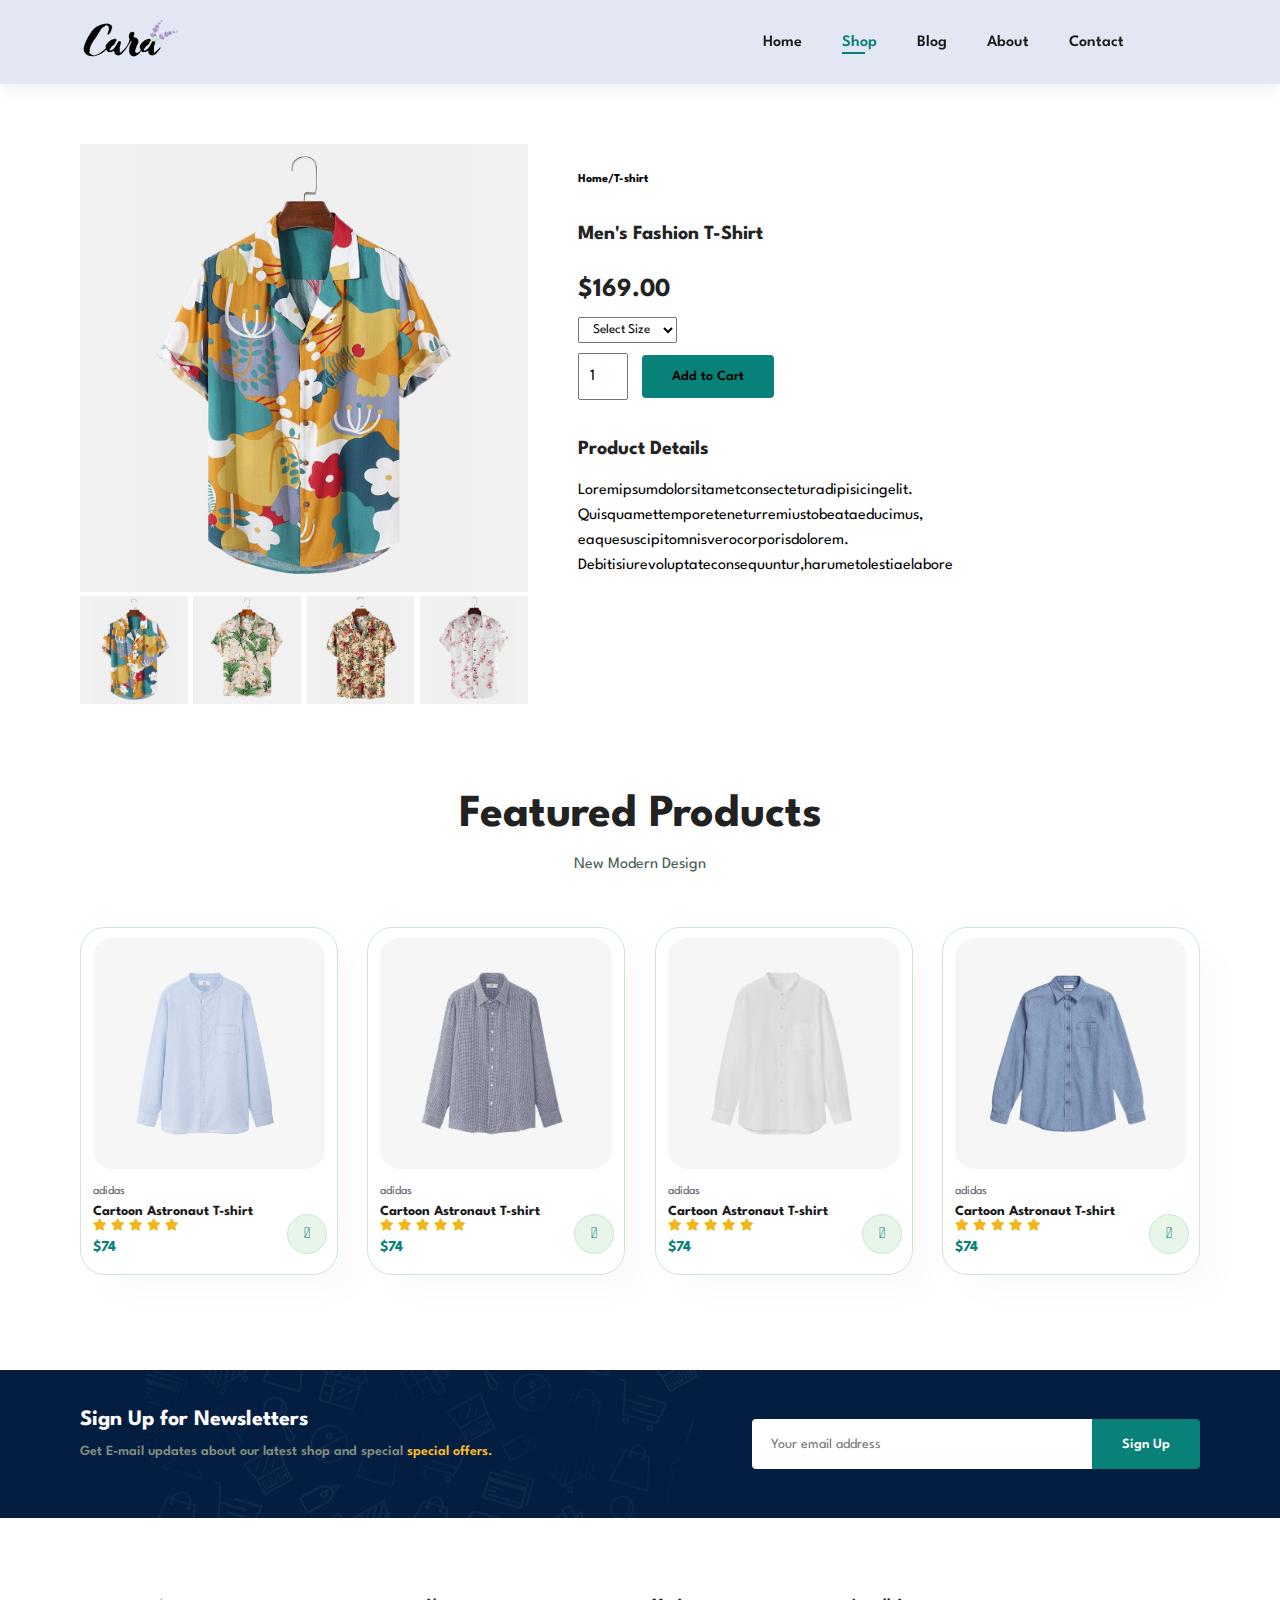
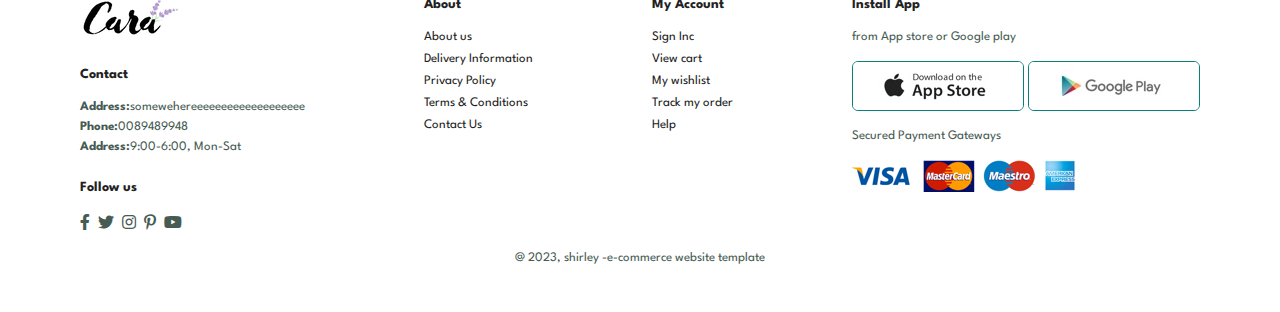
<file: sproduct.html>
<!DOCTYPE html>
<html lang="en">

<head>
    <meta charset="UTF-8">
    <meta http-equiv="X-UA-Compatible" content="IE=edge">
    <meta name="viewport" content="width=device-width, initial-scale=1.0">
    <title>E-commerce Website </title>
    <link rel="stylesheet" href="https://pro.fontawesome.com/releases/v5.10.0/css/all.css" />
    <link rel="stylesheet" href="style.css">
</head>

<body>

    <section class="header">
        <a href="#"><img src="/img/logo.png" class="logo " alt=""></a>

        <div>
            <ul id="navbar">
                <li><a href="index.html">Home</a></li>
                <li><a class="active" href="shop.html">Shop</a></li>
                <li><a href="blog.html">Blog</a></li>
                <li><a href="about.html">About</a></li>
                <li><a href="contact.html">Contact</a></li>
                <li id="lg-bag"><a href="cart.html"><i class="far fa-shopping-bag"></i></a></li>
                <a href="#" id="closes"><i class="far fa-times"></i></a>
            </ul>
        </div>
        <div id="mobile">
            <a href="cart.html"><i class="far fa-shopping-bag"></i></a>
            <i id="bar" class="fas fa-outdent"></i>
        </div>
    </section>

    <section id="prodetails" class="section-p1">
        <div class="single-pro-image">
            <img src="img/products/f1.jpg" width="100%" id="MainImg" alt="">

            <div class="small-img-group">
                <div class="small-img-col">
                    <img src="img/products/f1.jpg" width="100%" class="small-img" alt="">
                </div>
                <div class="small-img-col">
                    <img src="img/products/f2.jpg" width="100%" class="small-img" alt="">
                </div>
                <div class="small-img-col">
                    <img src="img/products/f3.jpg" width="100%" class="small-img" alt="">
                </div>
                <div class="small-img-col">
                    <img src="img/products/f4.jpg" width="100%" class="small-img" alt="">
                </div>
            </div>
        </div>

        <div class="single-pro-details">
            <h6>Home/T-shirt</h6>
            <h4>Men's Fashion T-Shirt</h4>
            <h2>$169.00</h2>
            <select>
                <option>Select Size</option>
                <option>XL</option>
                <option>XXL</option>
                <option>Small</option>
                <option>Large</option>
            </select>
            <input type="number" value="1">
            <button class="normal">Add to Cart</button>
            <h4>Product Details</h4>
            <span>Loremipsumdolorsitametconsecteturadipisicingelit.
                Quisquamettemporeteneturremiustobeataeducimus,
                eaquesuscipitomnisverocorporisdolorem.
                Debitisiurevoluptateconsequuntur,harumetolestiaelabore</span>
        </div>
    </section>

    <section id="product1" class="section-p1">
        <h2>Featured Products</h2>
        <p>New Modern Design</p>
        <div class="pro-container">
            <div class="pro">
             <img src="img/products/n1.jpg" alt="">
             <div class="des">
                 <span>adidas</span>
                 <h5>Cartoon Astronaut T-shirt</h5>
                 <div class="star">
                     <i class="fas fa-star"></i>
                     <i class="fas fa-star"></i>
                     <i class="fas fa-star"></i>
                     <i class="fas fa-star"></i>
                     <i class="fas fa-star"></i>
                 </div>
                 <h4>$74</h4>
             </div>
             <a href="#"><i class="fal fa-shopping-cart cart"></i></a>
            </div>
 
            <div class="pro">
             <img src="img/products/n2.jpg" alt="">
             <div class="des">
                 <span>adidas</span>
                 <h5>Cartoon Astronaut T-shirt</h5>
                 <div class="star">
                     <i class="fas fa-star"></i>
                     <i class="fas fa-star"></i>
                     <i class="fas fa-star"></i>
                     <i class="fas fa-star"></i>
                     <i class="fas fa-star"></i>
                 </div>
                 <h4>$74</h4>
             </div>
             <a href="#"><i class="fal fa-shopping-cart cart"></i></a>
            </div>
 
            <div class="pro">
             <img src="img/products/n3.jpg" alt="">
             <div class="des">
                 <span>adidas</span>
                 <h5>Cartoon Astronaut T-shirt</h5>
                 <div class="star">
                     <i class="fas fa-star"></i>
                     <i class="fas fa-star"></i>
                     <i class="fas fa-star"></i>
                     <i class="fas fa-star"></i>
                     <i class="fas fa-star"></i>
                 </div>
                 <h4>$74</h4>
             </div>
             <a href="#"><i class="fal fa-shopping-cart cart"></i></a>
            </div>

            <div class="pro">
                <img src="img/products/n5.jpg" alt="">
                <div class="des">
                    <span>adidas</span>
                    <h5>Cartoon Astronaut T-shirt</h5>
                    <div class="star">
                        <i class="fas fa-star"></i>
                        <i class="fas fa-star"></i>
                        <i class="fas fa-star"></i>
                        <i class="fas fa-star"></i>
                        <i class="fas fa-star"></i>
                    </div>
                    <h4>$74</h4>
                </div>
                <a href="#"><i class="fal fa-shopping-cart cart"></i></a>
               </div>
        </div>
     </section>

    <section id="newsletter" class="section-p1 section-m1">
        <div class="newstext">
            <h4>Sign Up for Newsletters</h4>
            <p>Get E-mail updates about our latest shop and special <span>special offers.</span></p>
        </div>
        <div class="form">
            <input type="text" placeholder="Your email address">
            <button class="normal">Sign Up</button>
        </div>
    </section>

    <footer class="section-p1">

        <div class="col">
            <img class="logo" src="img/logo.png" alt="">
            <h4>Contact</h4>
            <p><strong>Address:</strong>somewehereeeeeeeeeeeeeeeeeee</p>
            <p><strong>Phone:</strong>0089489948</p>
            <p><strong>Address:</strong>9:00-6:00, Mon-Sat</p>
            <div class="follow">
                <h4>Follow us</h4>
                <div class="icon">
                    <i class="fab fa-facebook-f"></i>
                    <i class="fab fa-twitter"></i>
                    <i class="fab fa-instagram"></i>
                    <i class="fab fa-pinterest-p"></i>
                    <i class="fab fa-youtube"></i>
                </div>
            </div>
        </div>


        <div class="col">
            <h4>About</h4>
            <a href="#">About us</a>
            <a href="#">Delivery Information</a>
            <a href="#">Privacy Policy</a>
            <a href="#">Terms & Conditions</a>
            <a href="#">Contact Us</a>
        </div>

        <div class="col">
            <h4>My Account</h4>
            <a href="#">Sign Inc</a>
            <a href="#">View cart</a>
            <a href="#">My wishlist</a>
            <a href="#">Track my order</a>
            <a href="#">Help</a>
        </div>

        <div class="col install">
            <h4>Install App</h4>
            <p>from App store or Google play</p>
            <div class="row">
                <img src="img/pay/app.jpg" alt="">
                <img src="img/pay/play.jpg" alt="">
            </div>
            <p>Secured Payment Gateways</p>
            <img src="img/pay/pay.png" alt="">
        </div>

        <div class="copyright">
            <p>@ 2023, shirley -e-commerce website template</p>
        </div>

    </footer>


    <script>
         var MainImg = document.getElementById("MainImg");
         var smallimg = document.getElementsByClassName("small-img");

         smallimg[0].onclick = function(){
              MainImg.src=smallimg[0].src;
         }
         
         smallimg[1].onclick = function(){
              MainImg.src=smallimg[1].src;
         }
         
         smallimg[2].onclick = function(){
              MainImg.src=smallimg[2].src;
         }
         
         smallimg[3].onclick = function(){
              MainImg.src=smallimg[3].src;
         }
    </script>


    <script src="script.js"></script>
</body>

</html>
</file>
<file: style.css>
@import url('https://fonts.googleapis.com/css2?family=Spartan:wght@100;200;300;400;500;600;700;800;900&display=swap');

* {
    margin: 0;
    padding: 0;
    box-sizing: border-box;
    font-family: 'Spartan', sans-serif;
}

h1 {
    font-size: 50px;
    line-height: 64px;
    color: #222;
}

h2 {
    font-size: 46px;
    line-height: 54px;
    color: #222;
}

h4 {
    font-size: 20px;
    color: #222;
}

h6 {
    font-weight: 700;
    font-size: 12px;
}

p {
    font-size: 16px;
    color: #465b52;
    margin: 15px 0 20px 0;
}

.section-p1 {
    padding: 40px 80px;
}

.section-m1 {
    margin: 40px 0;
}


button.normal {
    font-size: 14px;
    font-weight: 600;
    padding: 15px 30px;
    color: #000;
    background-color: #fff;
    border-radius: 4px;
    cursor: pointer;
    border: none;
    outline: none;
    transition: 0.2s;
}

button.white {
    font-size: 13px;
    font-weight: 600;
    padding: 11px 18px;
    color: #fff;
    background-color: transparent;
    cursor: pointer;
    border: 1px solid #fff;
    outline: none;
    transition: 0.2s;
}

body {
    width: 100%;
}


/*header start*/

.header {
    display: flex;
    align-items: center;
    justify-content: space-between;
    padding: 20px 80px;
    background-color: #E3E6F3;
    box-shadow: 0 5px 15px rgba(0, 0, 0, 0.06);
    z-index: 999;
    position: sticky;
    top: 0;
    left: 0;
}

#navbar {
    display: flex;
    align-items: center;
    justify-content: center;
}

#navbar li {
    list-style: none;
    padding: 0 20px;
    position: relative;
}

#navbar li a {
    text-decoration: none;
    font-family: 16px;
    font-weight: 600;
    color: #1a1a1a;
    transition: 0.3s ease;
}

#navbar li a:hover,
#navbar li a.active {
    color: #088178;
}

#navbar li a.active::after,
#navbar li a:hover::after {
    content: "";
    width: 30%;
    height: 2px;
    background: #088178;
    position: absolute;
    bottom: -4px;
    left: 20px;
}

#mobile {
    display: none;
    /*so that the menu bar won't show on the bigger screen*/
    align-items: center;
}

#closes {
    display: none;
}

/*home page*/
.hero {
    background-image: url("img/hero4.png");
    height: 90vh;
    width: 100%;
    background-position: top 25% right 0%;
    background-size: cover;
    padding: 0 80px;
    display: flex;
    flex-direction: column;
    align-items: flex-start;
    justify-content: center;
}


.hero h4 {
    padding-bottom: 15px;
}

.hero h1 {
    color: #088178;
}

.hero button {
    background-image: url(img/button.png);
    background-color: transparent;
    border: 0;
    padding: 14px 80px 14px 65px;
    background-repeat: no-repeat;
    cursor: pointer;
    font-weight: 700;
    font-size: 15px;
    color: #088178;
}

#feature {
    display: flex;
    align-items: center;
    justify-content: space-between;
    flex-wrap: wrap;
}

#feature .feature-box {
    width: 180px;
    text-align: center;
    padding: 25px 15px;
    box-shadow: 20px 20px 34px rgba(0, 0, 0, 0.06);
    border: 1px solid #088178;
    border-radius: 4px;
    margin: 15px 0px;
}

#feature .feature-box:hover {
    box-shadow: 10px 10px 54px rgba(0, 0, 0, 0.03);
}

#feature .feature-box img {
    width: 100%;
    margin-bottom: 10px;
}

#feature .feature-box h6 {
    display: inline-block;
    padding: 9px 8px 6px 8px;
    line-height: 1px;
    border-radius: 4px;
    color: #088178;
    background-color: #fddde4;
}

#feature .feature-box:nth-child(2) h6 {
    background-color: #cdebbc;
}

#feature .feature-box:nth-child(3) h6 {
    background-color: #d1e8f2;
}

#feature .feature-box:nth-child(4) h6 {
    background-color: #cdd4f8;
}

#feature .feature-box:nth-child(5) h6 {
    background-color: #f6dbf6;
}

#feature .feature-box:nth-child(6) h6 {
    background-color: #fff2e5;
}

#product1 {
    text-align: center;
}

#product1 .pro-container {
    display: flex;
    justify-content: space-between;
    padding-top: 20px;
    flex-wrap: wrap;
}

#product1 .pro {
    width: 23%;
    min-width: 250px;
    padding: 10px 12px;
    border: 1px solid #cce7d0;
    border-radius: 25px;
    cursor: pointer;
    box-shadow: 20px 20px 30px rgba(0, 0, 0, 0.02);
    margin: 15px 0px;
    transition: 0.2s ease;
    position: relative;
}

#product1 .pro:hover {
    box-shadow: 20px 20px 30px rgba(0, 0, 0, 0.06);
}

#product1 .pro img {
    width: 100%;
    border-radius: 20px;
}

#product1 .pro .des {
    text-align: start;
    padding: 10px 0;
}

#product1 .pro .des span {
    color: #606063;
    font-size: 12px;
}

#product1 .pro .des h5 {
    padding-top: 7px;
    color: #1a1a1a;
    font-size: 14px;
}

#product1 .pro .des i {
    font-size: 12px;
    color: rgb(243, 181, 25);
}

#product1 .pro .des h4 {
    padding-top: 7px;
    font-size: 15px;
    font-weight: 700;
    color: #088178;
}

#product1 .pro .cart {
    width: 40px;
    height: 40px;
    line-height: 40px;
    border-radius: 50px;
    background-color: #e8f6ea;
    font-weight: 500;
    color: #088178;
    border: 1px solid #cce7d0;
    position: absolute;
    bottom: 20px;
    right: 10px;
}


#banner {
    display: flex;
    flex-direction: column;
    justify-content: center;
    align-items: center;
    text-align: center;
    background-image: url(/img/banner/b2.jpg);
    width: 100%;
    height: 40vh;
    background-size: cover;
    background-position: center;
}

#banner h4 {
    color: #fff;
    font-size: 16px;
}

#banner h2 {
    color: #fff;
    font-size: 30px;
    padding: 10px 0;
}

#banner h2 span {
    color: #ef3636;
}

#banner button:hover {
    background-color: #088178;
    color: #fff;
}

#sm-banner {
    display: flex;
    justify-content: space-between;
    flex-wrap: wrap;
}

#sm-banner .banner-box {
    display: flex;
    flex-direction: column;
    justify-content: center;
    align-items: flex-start;
    background-image: url(/img/banner/b17.jpg);
    min-width: 580px;
    height: 50vh;
    background-size: cover;
    background-position: center;
    padding: 30px;
}


#sm-banner .banner-box2 {
    background-image: url(/img/banner/b10.jpg);
}

#sm-banner h4 {
    color: #fff;
    font-size: 20px;
    font-weight: 300;
}

#sm-banner h2 {
    color: #fff;
    font-size: 28px;
    font-weight: 800;
}

#sm-banner span {
    color: #fff;
    font-size: 14px;
    font-weight: 500;
    padding-bottom: 15px;
}

#sm-banner .banner-box:hover button {
    background-color: #088178;
    border: 1px solid #088178;
}

#banner3 {
    display: flex;
    justify-content: space-between;
    flex-wrap: wrap;
    padding: 0 80px;
}

#banner3 .banner-box {
    display: flex;
    flex-direction: column;
    justify-content: center;
    align-items: flex-start;
    background-image: url(/img/banner/b7.jpg);
    min-width: 30%;
    height: 30vh;
    background-size: cover;
    background-position: center;
    padding: 20px;
    margin-bottom: 20px;
}

#banner3 h2 {
    color: #fff;
    font-weight: 900;
    font-size: 22px;
}

#banner3 h3 {
    color: #ec544e;
    font-weight: 800;
    font-size: 15px;
}

#banner3 .banner-box2 {
    background-image: url(/img/banner/b4.jpg);
}

#banner3 .banner-box3 {
    background-image: url(/img/banner/b18.jpg);
}

#newsletter {
    display: flex;
    justify-content: space-between;
    flex-wrap: wrap;
    align-items: center;
    background-image: url(/img/banner/b14.png);
    background-repeat: no-repeat;
    background-position: 20% 30%;
    background-color: #041e42;
}


#newsletter h4 {
    font-size: 22px;
    font-weight: 700;
    color: #fff;
}

#newsletter p {
    font-size: 14px;
    font-weight: 600;
    color: #818e80;
}

#newsletter p span {
    color: #ffbd27;
}

#newsletter input {
    height: 3.125rem;
    padding: 0 1.25em;
    font-size: 14px;
    width: 100%;
    border: 1px solid transparent;
    border-radius: 4px;
    outline: none;
    border-top-right-radius: 0;
    border-bottom-right-radius: 0;
}

#newsletter button {
    background-color: #088178;
    color: #fff;
    white-space: nowrap;
    border-top-left-radius: 0;
    border-bottom-left-radius: 0;
}

#newsletter .form {
    display: flex;
    width: 40%;
}

footer {
    display: flex;
    flex-wrap: wrap;
    justify-content: space-between;
}

footer .col {
    flex-direction: column;
    display: flex;
    align-items: flex-start;
    margin-bottom: 20px;
}

footer .logo {
    margin-bottom: 30px;
}

footer h4 {
    font-size: 14px;
    padding-bottom: 20px;
}

footer p {
    font-size: 13px;
    margin: 0 0 8px 0;
}

footer a {
    font-size: 13px;
    text-decoration: none;
    color: #222;
    margin-bottom: 10px;
}

footer .follow {
    margin-top: 20px;
}

footer .follow i {
    color: #465b52;
    padding-right: 4px;
    cursor: pointer;
}

footer .install .row img {
    border: 1px solid #088178;
    border-radius: 6px;
}

footer .install img {
    margin: 10px 0 15px 0;
}

footer .follow i:hover,
footer a:hover {
    color: #088178;
}

footer .copyright {
    width: 100%;
    text-align: center;
}



/*start shop page*/

#page-header {
    background-image: url(img/banner/b1.jpg);
    width: 100%;
    height: 40vh;
    background-size: cover;
    display: flex;
    justify-content: center;
    text-align: center;
    flex-direction: column;
    padding: 14px;
}

#page-header h2,
#page-header p {
    color: #fff;
}

#pagination {
    text-align: center;
}

#pagination a {
    text-decoration: none;
    background-color: #088178;
    padding: 15px 20px;
    border-radius: 4px;
    color: #fff;
    font-weight: 600;
}

#pagination a i {
    font-size: 16px;
    font-weight: 600;
}

/*single product*/

#prodetails {
    display: flex;
    margin-top: 20px;
}

#prodetails .single-pro-image {
    width: 40%;
    margin-right: 50px;
}

.small-img-group {
    display: flex;
    justify-content: space-between;
}

.small-img-col {
    flex-basis: 24%;
    cursor: pointer;
}

#prodetails .single-pro-details {
    width: 50%;
    padding-top: 30px;
}

#prodetails .single-pro-details h4 {
    padding: 40px 0 20px 0;
}

#prodetails .single-pro-details h2 {
    font-size: 26px;
}

#prodetails .single-pro-details select{
     display: block;
    padding: 5px 10px;
    margin-bottom: 10px;
}


#prodetails .single-pro-details input{
    width: 50px;
    height: 47px;
    padding-left: 10px;
    font-size: 16px;
    margin-right: 10px;
}

#prodetails .single-pro-details button{
    background-color: #088178;
}

#prodetails .single-pro-details input:focus{
    outline: none;
}

#prodetails .single-pro-details span{
    line-height: 25px;
}



/*blog page*/
#page-header.blog-header{
    background-image: url(img/banner/b19.jpg);
}

#blog{
    padding: 150px 150px 0 150px;
}

#blog .blog-box{
    display: flex;
    align-items: center;
    width: 100%;
    position: relative;
    padding-bottom: 90px;
}

#blog .blog-img{
    width: 50%;
    margin-right: 40px;
}

#blog img{
    width: 100%;
    height: 300px;
    object-fit: cover;
}

#blog .blog-details{
    width: 50%;
}

#blog .blog-details a{
    text-decoration: none;
    font-size: 11px;
    color: #000;
    font-weight: 700;
    position: relative;
    transition: 0.3s;
}

#blog .blog-details a::after{
    content: "";
    width: 50px;
    height: 1px ;
    background-color: #000;
    position: absolute;
    top: 6px;
    right: -60px;
}

#blog .blog-details a:hover{
    color: #088178;
}

#blog .blog-details a:hover::after{
    background-color: #088178;
}

#blog .blog-box h1{
    position: absolute;
    top: -40px;
    left: 0;
    font-size: 70px;
    font-weight: 700;
    color: #c9cbce;
    z-index: -7; /*to put the element underneath another element*/
}



/*about page*/

#page-header.about-header{
    background-image: url(img/about/banner.png);
}

#about-head{
    display: flex;
    align-items: center;
}
#about-head img{
    width: 50%;
    height: auto;
}

#about-head div{
    padding-left: 40px;
}

#about-app{
    text-align: center;
}

#about-app .video{
    width: 70%;
    height: 100%;
    margin: 30px auto 0 auto;
}

#about-app .video video{
    width: 100%;
    height: 100%;
    border-radius: 20px;
}



/*contact page*/

#contact-details{
    display: flex;
    align-items: center;
    justify-content: space-between;
}

#contact-details .details{
    width: 40%;
}

#contact-details .details span,
#form-details form span{
    font-size: 12px;
}

#contact-details .details,
#form-details form h2{
    font-size: 26px;
    line-height: 35px;
    padding: 20px 0;
}

#contact-details .details h3{
    font-size: 16px;
    padding-bottom: 15px;
}

#contact-details .details li{
    list-style: none;
    display: flex;
    padding: 10px 0;
}


#contact-details .details li i{
    font-size: 14px;
    padding-right: 22px;
}



#contact-details .details li p{
      margin: 0;
      font-size:14px ;
}


#contact-details .map{
    width: 55%;
    height: 400px;
}

#contact-details .map iframe{
    width: 100%;
    height: 100%;
}

#form-details{
    display: flex;
    justify-content: space-between;
    margin: 30px;
    padding: 80px;
    border: 1px solid #e1e1e1;
}

#form-details form{
    width: 65%;
    display: flex;
    flex-direction: column;
    align-items: flex-start;
}

#form-details form input,
#form-details form textarea{
    width: 100%;
    padding: 12px 15px;
    outline: none;
    margin-bottom: 20px;
    border: 1px solid #e1e1e1;
}

#form-details form button{
    background-color: #088178;
    color: #fff;
    cursor: pointer;
    border: none;
    outline: none;
    font-weight: 500;
    padding: 15px 30px;
    border-radius: 20px;
}


#form-details .people div{
    padding-bottom: 25px;
    display: flex;
    align-items: flex-start;
}

#form-details .people div img{
    width: 65px;
    height: 65px;
    object-fit: cover;
    margin-right: 15px;
}

#form-details .people div p{
    margin: 0;
    font-size: 13px;
    line-height: 25px;
}

#form-details .people div p span{
    display: block;
    font-size: 16px;
    font-weight: 600;
    color: #000;
}


/*cart page*/

#cart{
    overflow-x: auto; /*to add sliding effect to the id*/
}

#cart table{
    width: 100%;
    border-collapse: collapse;
    table-layout: fixed;
    white-space: nowrap;
}

#cart table img{
    width: 70px;
}

#cart table td:nth-child(1){
    width: 100px;
    text-align: center;
}

#cart table td:nth-child(2){
    width: 150px;
    text-align: center;
}

#cart table td:nth-child(3){
    width: 250px;
    text-align: center;
}

#cart table td:nth-child(4),
#cart table td:nth-child(5),
#cart table td:nth-child(6){
    width: 150px;
    text-align: center;
}

#cart table td:nth-child(5) input{
    width: 70px;
    padding: 10px 5px 10px 15px; /*top left bottom right*/
}

#cart table thead{
    border: 1px solid #e2e9e1;
    border-left: none;
    border-right: none;
}

#cart table thead td{
    font-weight: 700;
    text-transform: uppercase;
    font-size: 13px;
    padding: 18px 0;
}


#cart table tbody tr td{
    padding-top: 15px;
}

#cart table tbody td{
    font-size: 13px;
}

#cart-add{
    display: flex;
    flex-wrap: wrap;
    justify-content: space-between;
}

#coupon{
    width: 50%;
    margin-bottom: 30px;
}

#coupon h3,
#subtotal h3 {
    padding-bottom: 15px;
}

#coupon input{
    padding: 10px 20px;
    outline: none;
    width: 60%;
    margin-right: 10px;
    border: 1px solid #e2e9e1;
}

#coupon button,
#subtotal button{
    background-color: #088178;
    color: #fff;
    padding: 10px 20px;
}

#subtotal{
    width: 50%;
    margin-bottom: 30px;
    border: 1px solid #e2e9e1;
    padding: 30px;
}

#subtotal table{
    border-collapse: collapse;
    width: 100%;
    margin-bottom: 20px;
}

#subtotal table td{
    width: 50%;
    border: 1px solid #e2e9e1;
    padding: 10px;
    font-size: 13px;
}


/*start media query to make the website responsive*/
@media (max-width:799px) {
    .section-p1 {
        padding: 40px 40px;
    }

    #navbar {
        display: flex;
        flex-direction: column;
        align-items: flex-start;
        justify-content: flex-start;
        position: fixed;
        top: 0;
        right: -300px;
        /*makes the navbar to not be seen*/
        height: 100vh;
        width: 300px;
        background-color: #E3E6F3;
        box-shadow: 0 40px 60px rgba(0, 0, 0, 0.1);
        padding: 80px 0 0 10px;
        transition: 0.3s;
    }

    #navbar.active {
        right: 0px;
    }

    #navbar li {

        margin-bottom: 25px;
    }

    #mobile {
        display: flex;
        align-items: center;
    }

    #mobile i {
        color: #1a1a1a;
        font-size: 24px;
        padding-left: 20px;
    }

    #closes {
        display: initial;
        position: absolute;
        top: 30px;
        left: 30px;
        color: #222;
        font-size: 24px;
    }

    #lg-bag {
        display: none;
    }

    .hero {
        height: 70vh;
        padding: 0 80px;
        background-position: top 30% right 30%;
    }

    #feature {
        justify-content: center;
    }


    #feature .feature-box {
        margin: 15px 15px;
    }

    #product1 .pro-container {
        justify-content: center;
    }

    #product1 .pro {
        margin: 15px;
    }

    #banner {
        height: 30vh;
    }

    #sm-banner .banner-box {
        min-width: 100%;
        height: 30vh;
    }

    #banner3 {
        padding: 0 40px;
    }

    #banner3 .banner-box {
        width: 28%;
    }

    #newsletter .form {
        width: 70%;
    }

    /*contact page*/

    #form-details{
        padding: 40px;
    }

    #form-details form{
        width: 50%;
    }
}

@media (max-width:477px) {
    .section-p1 {
        padding: 20px;
    }

    .header {
        padding: 10px 30px;
    }

    h2 {
        font-size: 30px;
    }

    h1 {
        font-size: 28px;
    }

    .hero {
        padding: 0 20px;
        background-position: 55%;
    }

    #feature {
        justify-content: space-between;
    }

    #feature .feature-box {
        width: 155px;
        margin: 0 0 15px 0;
    }

    #product1 .pro {
        width: 100%;
    }

    #banner {
        height: 40vh;
    }

    #sm-banner .banner-box {
        height: 40vh;
    }

    #sm-banner .banner-box2 {
        margin-top: 20px;
    }

    #banner3 {
        padding: 0 20px;
    }

    #banner3 .banner-box {
        width: 100%;
    }

    #newsletter {
        padding: 40px 20px;
    }

    #newsletter .form {
        width: 100%;
    }

    footer .copyright {
        text-align: start;
    }

    /*single product*/
    #prodetails{
        display: flex;
        flex-direction: column;
    }

    #prodetails .single-pro-image{
        width:100%;
        margin-right: 0px;
    }

    #prodetails .single-pro-details{
        width: 100%;
    }

    /*blog page*/

    #blog{
        padding: 100px 20px 0 20px;
    }
    #blog .blog-box{
        display: flex;
        flex-direction: column;
        align-items: flex-start;
    }

    #blog .blog-img{
        width: 100%;
        margin-right: 0px;
        margin-bottom: 30px;
    }

    #blog .blog-details{
        width: 100%;
    }

    /*about page*/

    #about-head{
        flex-direction: column;
    }

    #about-head img{
        width: 100%;
        margin-bottom: 20px;
    }
 
    #about-head div{
        padding-left:0px;
    }

    #about-app .video{
        width: 100%;
    }

    /*contact page*/
    #contact-details{
        flex-direction: column;
    }
    #contact-details .details{
        width: 100%;
        margin-bottom: 30px;
    }

    #contact-details .map{
        width: 100%;
    }

    #form-details{
        margin: 10px;
        padding: 30px 10px;
        flex-wrap: wrap;
    }
    
    #form-details form{
        width: 100%;
        margin-bottom: 30px;
    }

    /*cart page*/

    #cart-add{
        flex-direction: column;
    }

    #coupon{
        width: 100%;
    }
    #subtotal{
        width: 100%;
        padding: 20px;
    }
}
</file>
